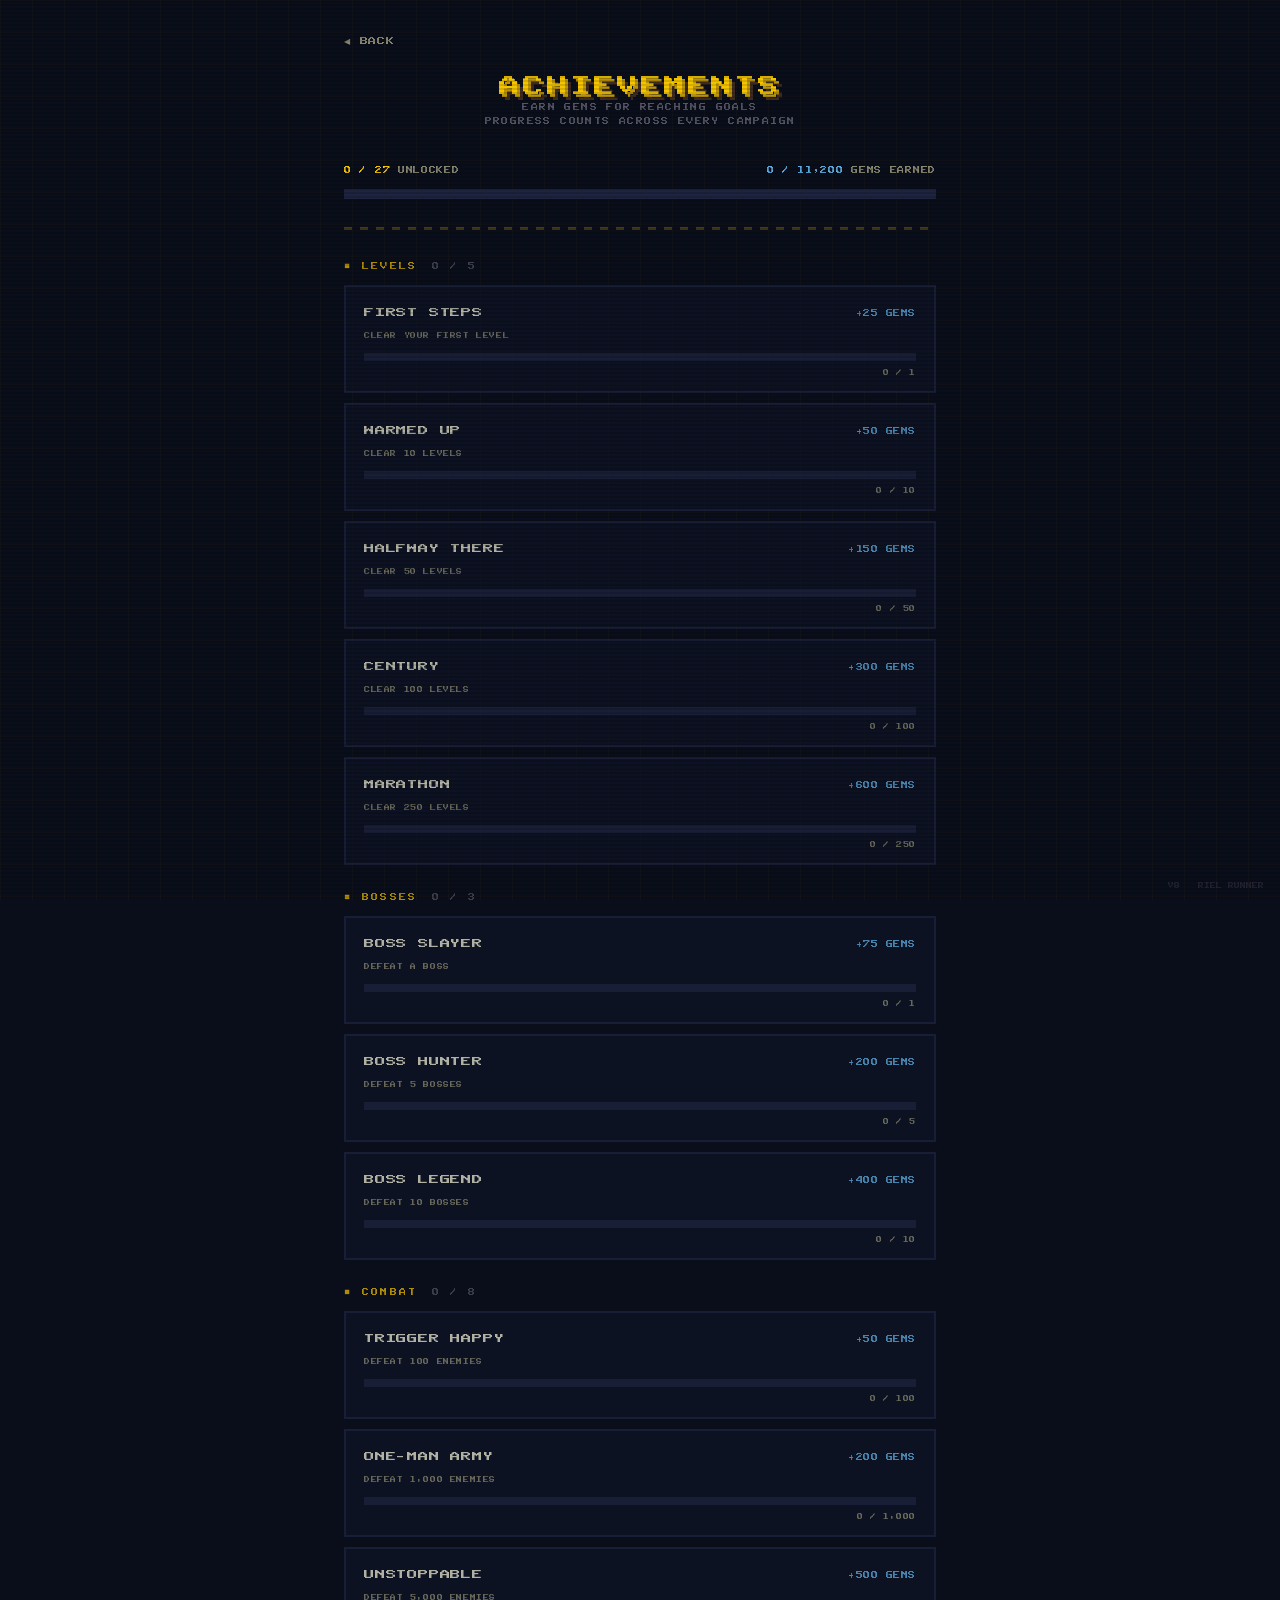
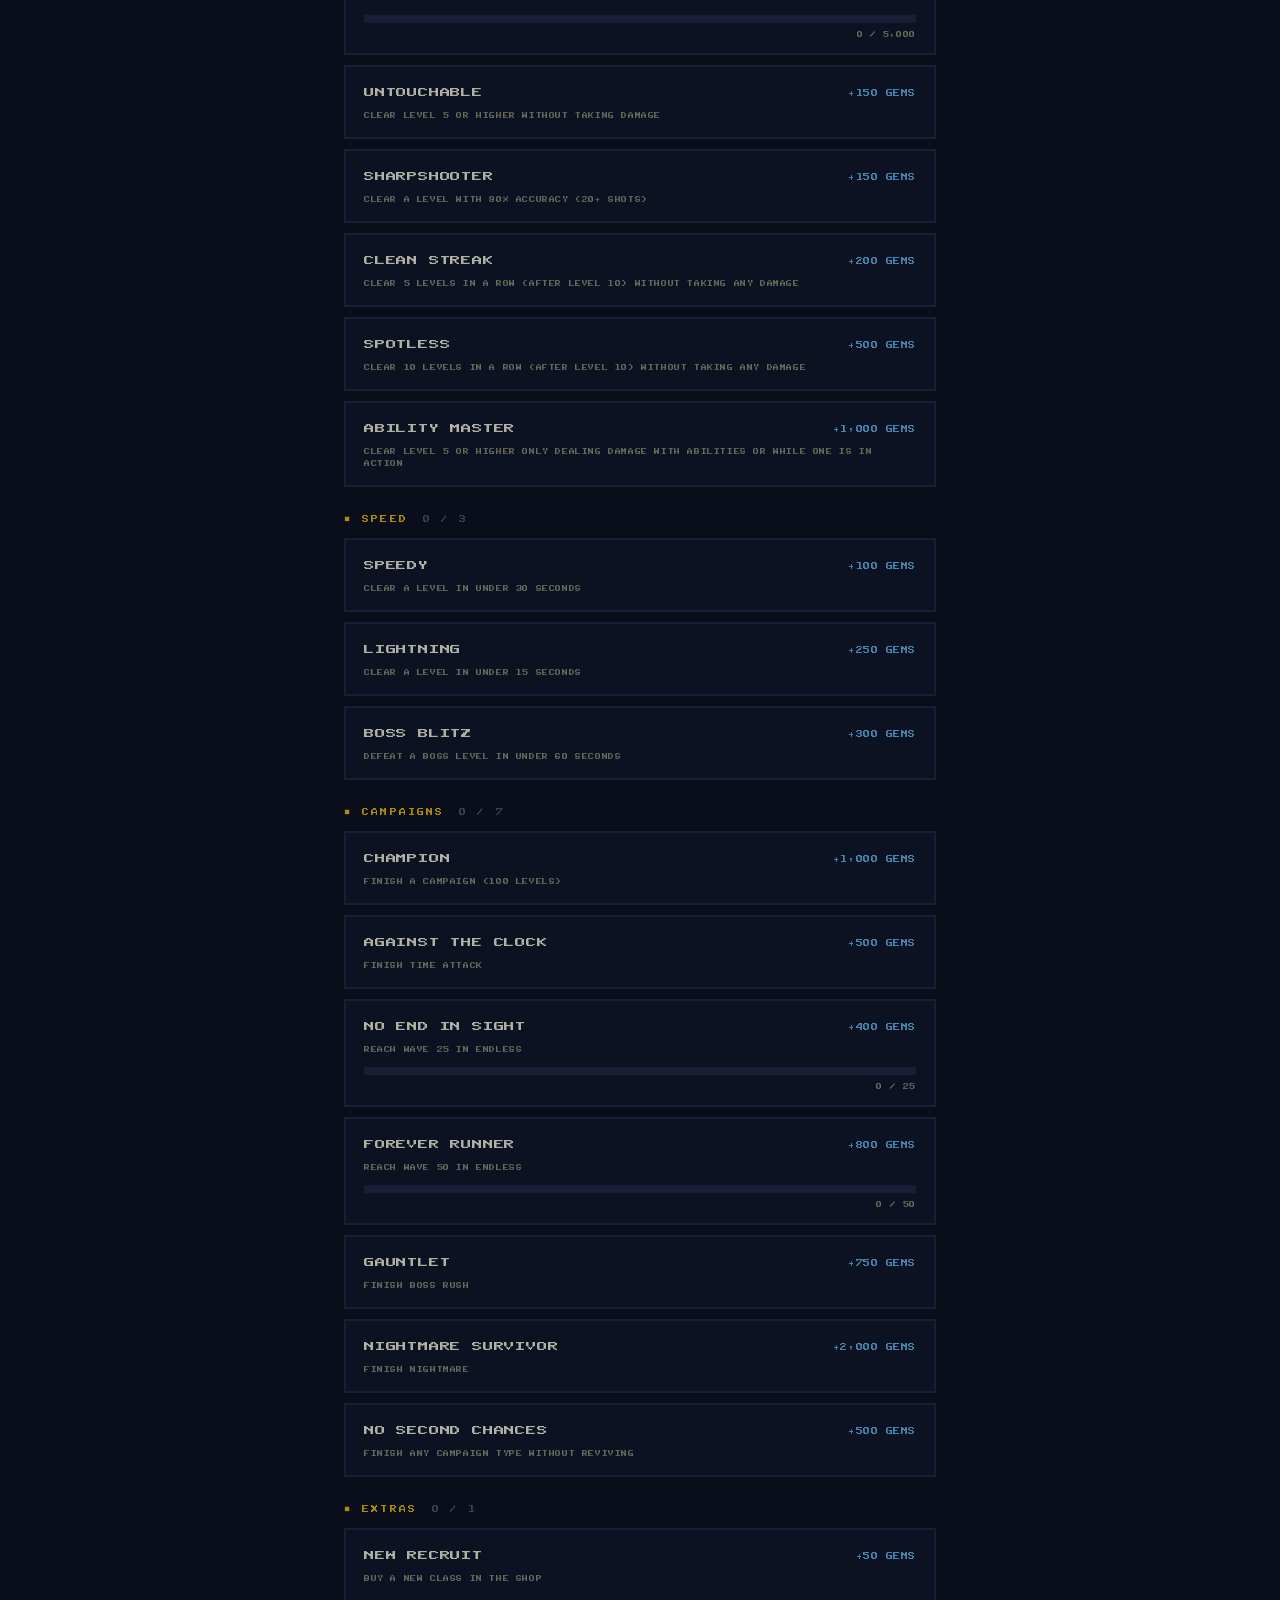
<file: achievements.html>
<!DOCTYPE html>
<html lang="en">
<head>
<meta charset="UTF-8">
<meta name="viewport" content="width=device-width, initial-scale=1.0">
<title>Riel Runner — Achievements</title>
<link rel="icon" type="image/png" sizes="64x64" href="favicon.png">
<link rel="icon" type="image/png" sizes="32x32" href="favicon-32.png">
<link rel="apple-touch-icon" href="apple-touch-icon.png">
<link rel="preload" href="assets/fonts/PublicPixel.ttf" as="font" type="font/ttf" crossorigin>
<link rel="stylesheet" href="css/fonts.css">
<link rel="stylesheet" href="css/credits.css">
<link rel="stylesheet" href="css/achievements.css">
<script src="js/volume.js"></script>
</head>
<body>

<div class="page">
  <a class="back-btn" href="index.html">&#9664; BACK</a>

  <div class="page-title">ACHIEVEMENTS</div>
  <div class="page-sub">EARN GEMS FOR REACHING GOALS<br>PROGRESS COUNTS ACROSS EVERY CAMPAIGN</div>

  <div class="ach-summary">
    <div class="ach-summary-row">
      <span><b id="ach-count">0 / 0</b> UNLOCKED</span>
      <span><b id="ach-gems" class="gem">0 / 0</b> GEMS EARNED</span>
    </div>
    <div class="ach-bar"><div id="ach-total-bar" class="ach-bar-fill"></div></div>
  </div>
  <div class="divider"></div>

  <div id="ach-list"></div>
</div>

<div class="version">V8 &nbsp; RIEL RUNNER</div>

<script src="js/cosmetics.js"></script>
<script src="js/modes.js"></script>
<script src="js/achievements.js"></script>
<script src="js/achievements-page.js"></script>
  <script src="js/music-continue.js"></script>
  <script src="js/click-sounds.js"></script>
</body>
</html>
</file>
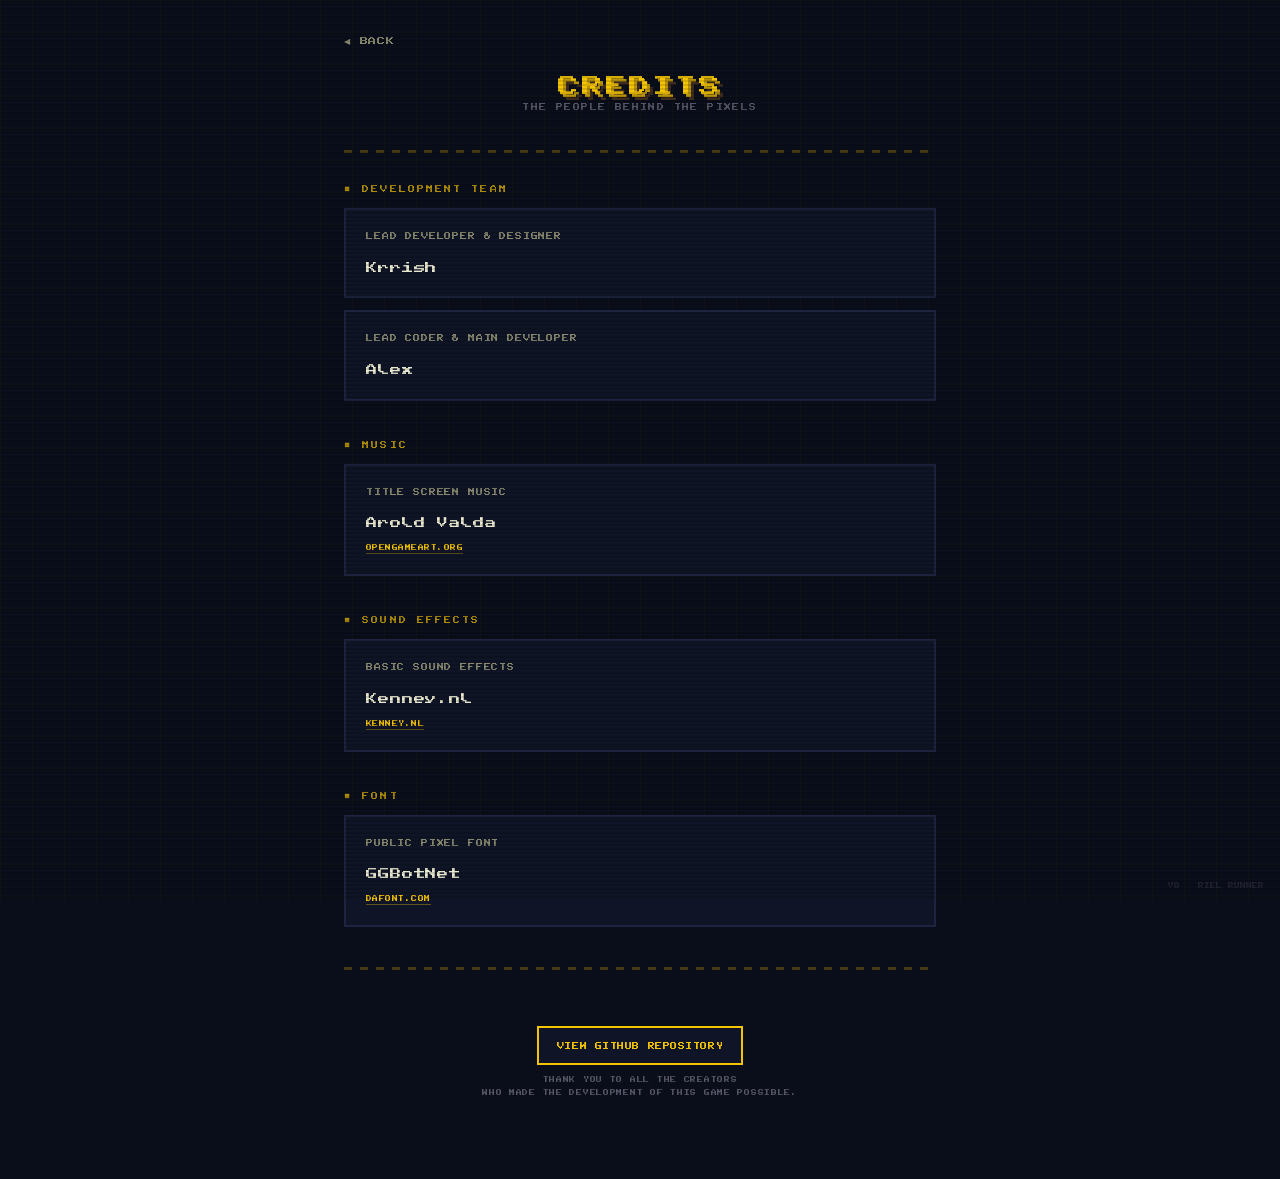
<file: credits.html>
<!DOCTYPE html>
<html lang="en">
<head>
<meta charset="UTF-8">
<meta name="viewport" content="width=device-width, initial-scale=1.0">
<title>Riel Runner — Credits</title>
<link rel="icon" type="image/png" sizes="64x64" href="favicon.png">
<link rel="icon" type="image/png" sizes="32x32" href="favicon-32.png">
<link rel="apple-touch-icon" href="apple-touch-icon.png">
<link rel="preload" href="assets/fonts/PublicPixel.ttf" as="font" type="font/ttf" crossorigin>
<link rel="stylesheet" href="css/fonts.css">
<link rel="stylesheet" href="css/credits.css">
<script src="js/volume.js"></script>

<style>
.repo-btn {
  display: inline-block;
  margin-top: 24px;
  padding: 14px 18px;
  border: 2px solid #f5c400;
  background: #0f1526;
  color: #f5c400;
  font-family: 'Public Pixel', monospace;
  font-size: 7px;
  letter-spacing: 0.08em;
  text-decoration: none;
  text-align: center;
  transition: background 0.15s, color 0.15s;
}
.repo-btn:hover {
  background: #f5c400;
  color: #0a0e1a;
}
</style>
</head>
<body>

<div class="page">
  <a class="back-btn" href="index.html">&#9664; BACK</a>

  <div class="page-title">CREDITS</div>
  <div class="page-sub">THE PEOPLE BEHIND THE PIXELS</div>
  <div class="divider"></div>

  <div class="section">
    <div class="section-label">&#9632; DEVELOPMENT TEAM</div>
    <div class="credit-card">
      <div class="credit-role">LEAD DEVELOPER &amp; DESIGNER</div>
      <div class="credit-name">Krrish</div>
    </div>
    <div class="credit-card">
      <div class="credit-role">LEAD CODER &amp; MAIN DEVELOPER</div>
      <div class="credit-name">Alex</div>
    </div>
  </div>

  <div class="section">
    <div class="section-label">&#9632; MUSIC</div>
    <div class="credit-card">
      <div class="credit-role">TITLE SCREEN MUSIC</div>
      <div class="credit-name">Arold Valda</div>
      <a class="credit-source" href="https://opengameart.org/" target="_blank" rel="noopener noreferrer">OPENGAMEART.ORG</a>
    </div>
  </div>

  <div class="section">
    <div class="section-label">&#9632; SOUND EFFECTS</div>
    <div class="credit-card">
      <div class="credit-role">BASIC SOUND EFFECTS</div>
      <div class="credit-name">Kenney.nl</div>
      <a class="credit-source" href="https://kenney.nl/" target="_blank" rel="noopener noreferrer">KENNEY.NL</a>
    </div>
  </div>

  <div class="section">
    <div class="section-label">&#9632; FONT</div>
    <div class="credit-card">
      <div class="credit-role">PUBLIC PIXEL FONT</div>
      <div class="credit-name">GGBotNet</div>
      <a class="credit-source" href="https://www.dafont.com/public-pixel.font" target="_blank" rel="noopener noreferrer">DAFONT.COM</a>
    </div>
  </div>

  <div class="divider"></div>
  <a class="repo-btn" href="https://github.com/Riel-runner/Riel-runner.github.io" target="_blank" rel="noopener noreferrer">VIEW GITHUB REPOSITORY</a>
  <div class="footer-note">THANK YOU TO ALL THE CREATORS<br>WHO MADE THE DEVELOPMENT OF THIS GAME POSSIBLE.</div>
</div>

<div class="version">V8 &nbsp; RIEL RUNNER</div>

  <script src="js/music-continue.js"></script>
  <script src="js/click-sounds.js"></script>
</body>
</html>
</file>
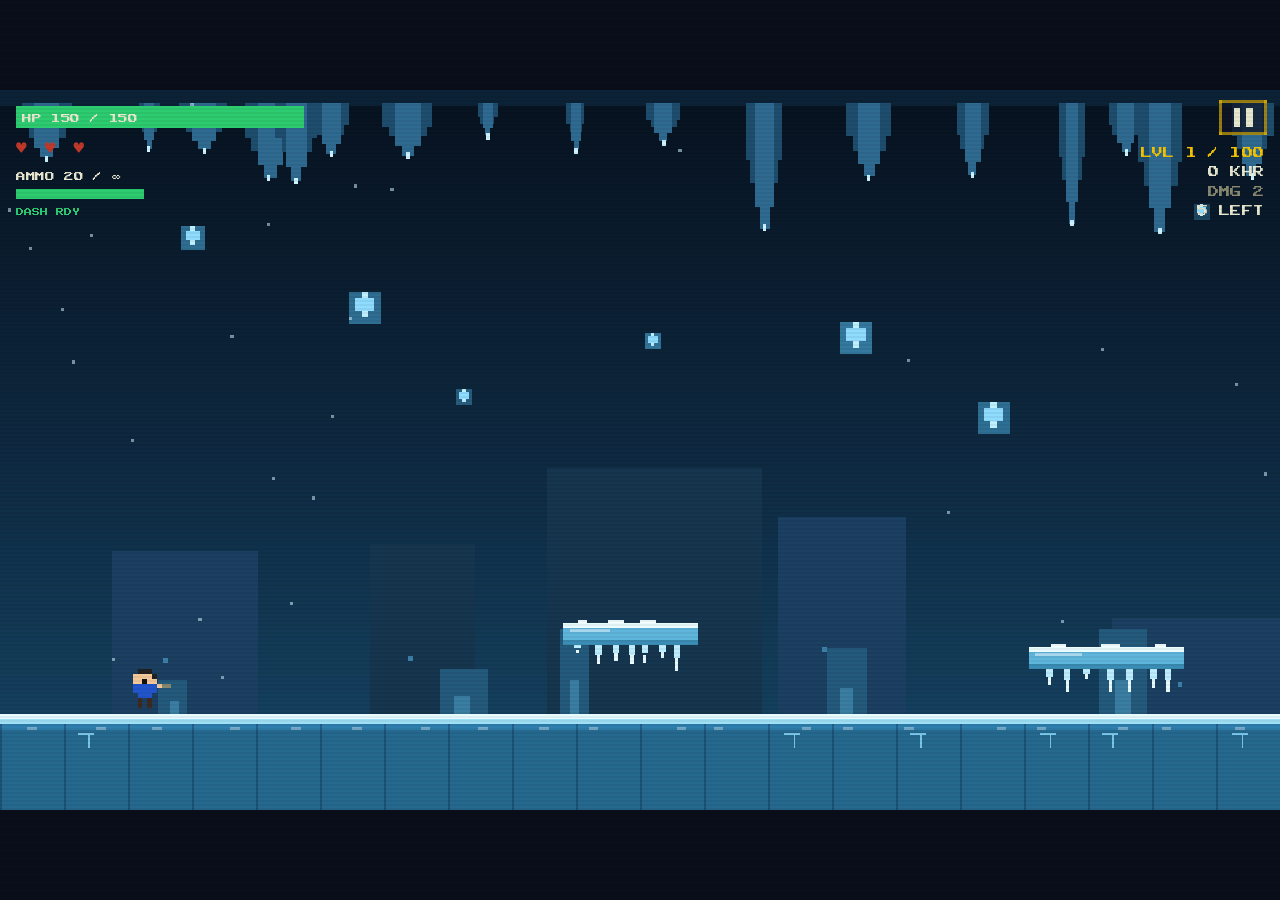
<file: game.html>
<!DOCTYPE html>
<html lang="en">
<head>
<meta charset="UTF-8">
<meta name="viewport" content="width=device-width, initial-scale=1.0">
<title>Riel Runner</title>
<link rel="icon" type="image/png" sizes="64x64" href="favicon.png">
<link rel="icon" type="image/png" sizes="32x32" href="favicon-32.png">
<link rel="apple-touch-icon" href="apple-touch-icon.png">
<link rel="preload" href="assets/fonts/PublicPixel.ttf" as="font" type="font/ttf" crossorigin>
<link rel="stylesheet" href="css/fonts.css">
<link rel="stylesheet" href="css/game.css">
<link rel="stylesheet" href="css/run-summary.css">
<script src="js/volume.js"></script>
</head>
<body>
<canvas id="game-canvas"></canvas>
<div id="crt"></div>

<!-- TOUCH OVERLAY -->
<div id="touch-overlay">
  <!-- Left side -->
  <div class="t-btn" id="btn-jump">▲</div>
  <div class="t-btn" id="btn-left">◄</div>
  <div class="t-btn" id="btn-right">►</div>
  <!-- Right side -->
  <div class="t-btn" id="btn-shoot">SHOOT</div>
  <!-- Top right (pause is drawn on the game canvas) -->
  <div class="t-btn" id="btn-dash">DASH</div>
  <div class="t-btn" id="btn-ability" hidden>E</div>
  <div class="t-btn" id="btn-ability2" hidden>Q</div>
</div>

<!-- DEATH SCREEN (shown when all 3 lives are lost; filled in by game.js) -->
<div id="death-screen" hidden role="dialog" aria-modal="true" aria-labelledby="death-title">
  <div class="death-panel">
    <div class="death-title" id="death-title">YOU DIED</div>
    <div class="death-sub">CAMPAIGN <span id="death-campaign"></span> <span id="death-sub-end">HAS FALLEN</span></div>
    <div class="death-reward" id="death-reward" hidden></div>
    <div class="death-divider"></div>
    <div id="death-summary"></div>
    <div class="death-divider"></div>
    <button class="death-btn death-revive" id="death-revive-btn" type="button" hidden></button>
    <a class="death-btn" id="death-title-btn" href="index.html">&#9664; &nbsp;RETURN TO TITLE SCREEN</a>
  </div>
</div>

<script src="js/upgrades.js"></script>
<script src="js/cosmetics.js"></script>
<script src="js/abilities.js"></script>
<script src="js/pets.js"></script>
<script src="js/perks.js"></script>
<script src="js/modes.js"></script>
<script src="js/achievements.js"></script>
<script src="js/enemy-sprite.js"></script>
<script src="js/themes.js"></script>
<script src="js/hazards.js"></script>
<script src="js/run-summary.js"></script>
<script src="js/game.js"></script>
  <script src="js/click-sounds.js"></script>
</body>
</html>
</file>
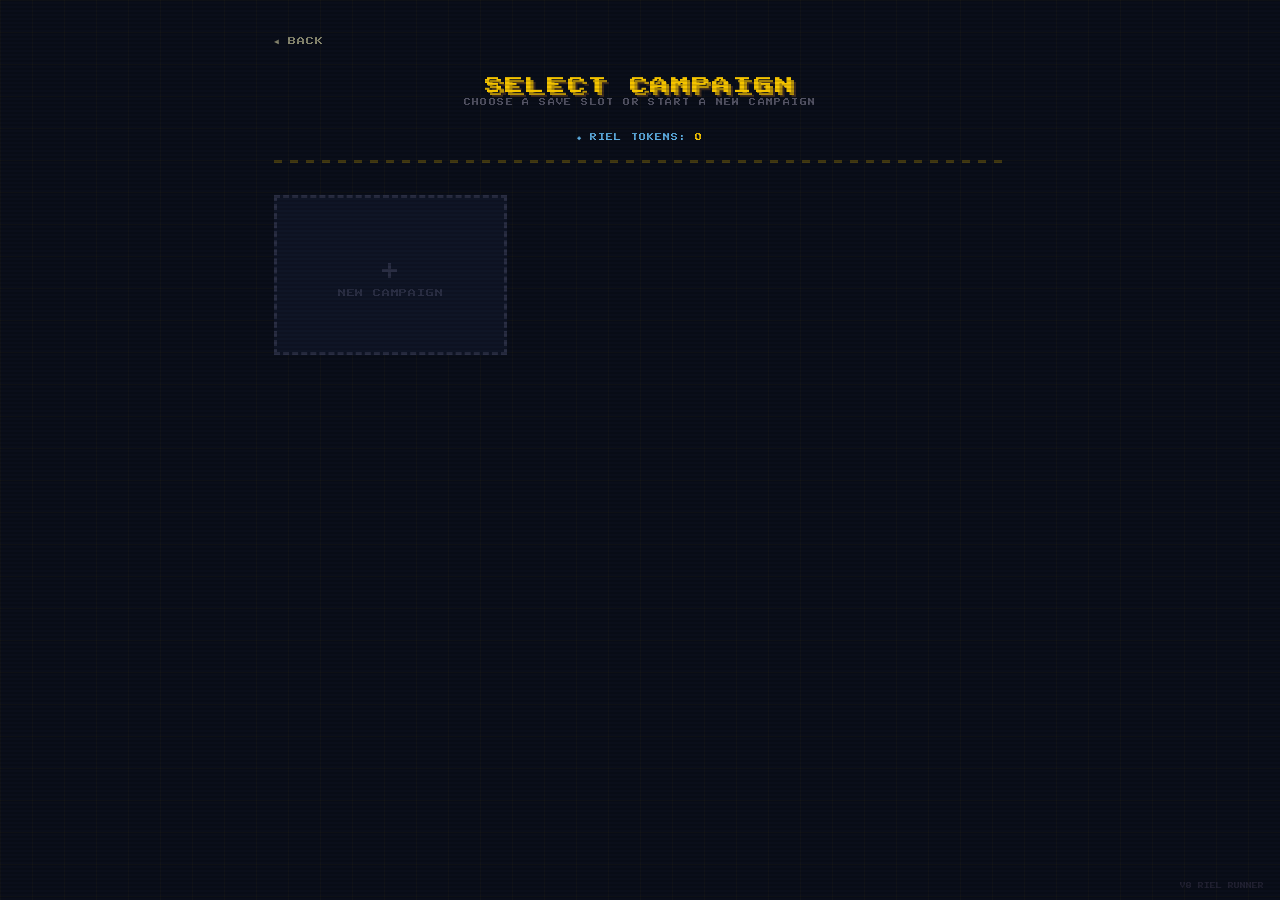
<file: level-select.html>
<!DOCTYPE html>
<html lang="en">
<head>
<meta charset="UTF-8">
<meta name="viewport" content="width=device-width, initial-scale=1.0">
<title>Riel Runner — Select Campaign</title>
<link rel="icon" type="image/png" sizes="64x64" href="favicon.png">
<link rel="icon" type="image/png" sizes="32x32" href="favicon-32.png">
<link rel="apple-touch-icon" href="apple-touch-icon.png">
<link rel="preload" href="assets/fonts/PublicPixel.ttf" as="font" type="font/ttf" crossorigin>
<link rel="stylesheet" href="css/fonts.css">
<link rel="stylesheet" href="css/level-select.css">
<link rel="stylesheet" href="css/run-summary.css">
<script src="js/volume.js"></script>
</head>
<body>

<div class="page">
  <a class="back-btn" href="index.html">&#9664; BACK</a>

  <div class="page-title">SELECT CAMPAIGN</div>
  <div class="page-sub">CHOOSE A SAVE SLOT OR START A NEW CAMPAIGN</div>
  <div class="token-bar" title="Finish a campaign to earn a Riel Token. Tokens unlock new campaign types.">&#9670; RIEL TOKENS: <span id="token-count">0</span></div>
  <div class="divider"></div>

  <div class="slots-grid" id="slots-grid">
    <!-- Filled by JS -->
  </div>
</div>

<!-- New Campaign Modal -->
<div class="modal-backdrop" id="new-modal">
  <div class="modal">
    <div class="modal-title">NEW CAMPAIGN</div>
    <div>
      <div class="modal-label">CAMPAIGN NAME</div>
      <input
        class="modal-input"
        id="campaign-name-input"
        type="text"
        maxlength="16"
        placeholder="ENTER NAME..."
        autocomplete="off"
        spellcheck="false"
      />
      <div class="modal-char-count"><span id="char-count">0</span> / 16</div>
    </div>
    <div>
      <div class="modal-label">CAMPAIGN TYPE</div>
      <div class="mode-list" id="mode-list"></div>
      <div class="mode-desc" id="mode-desc"></div>
    </div>
    <div class="modal-btns">
      <button class="modal-btn modal-btn-cancel" id="new-cancel">CANCEL</button>
      <button class="modal-btn modal-btn-confirm" id="new-confirm">START &#9658;</button>
    </div>
  </div>
</div>

<!-- Delete Confirm Modal -->
<div class="modal-backdrop" id="delete-modal">
  <div class="modal">
    <div class="modal-title" style="color:#c0392b;">DELETE CAMPAIGN?</div>
    <div class="delete-modal-text">
      THIS WILL PERMANENTLY DELETE<br><br>
      <span class="delete-modal-name" id="delete-name-display"></span><br><br>
      ALL PROGRESS WILL BE LOST.
    </div>
    <div class="modal-btns">
      <button class="modal-btn modal-btn-cancel" id="delete-cancel">CANCEL</button>
      <button class="modal-btn modal-btn-delete" id="delete-confirm">DELETE</button>
    </div>
  </div>
</div>

<!-- Fallen Campaign Details Modal (summary filled by js/run-summary.js) -->
<div class="modal-backdrop" id="details-modal">
  <div class="modal modal-details">
    <div class="modal-title details-title">FALLEN CAMPAIGN</div>
    <div class="details-name" id="details-name"></div>
    <div class="details-summary" id="details-summary"></div>
    <div class="modal-btns">
      <button class="modal-btn modal-btn-cancel" id="details-close">CLOSE</button>
      <button class="modal-btn modal-btn-delete" id="details-delete">DELETE</button>
    </div>
  </div>
</div>

<div class="toast" id="toast"></div>
<div class="version">V8 RIEL RUNNER</div>

<script src="js/cosmetics.js"></script>
<script src="js/modes.js"></script>
<script src="js/run-summary.js"></script>
<script src="js/level-select.js"></script>
  <script src="js/music-continue.js"></script>
  <script src="js/click-sounds.js"></script>
</body>
</html>
</file>
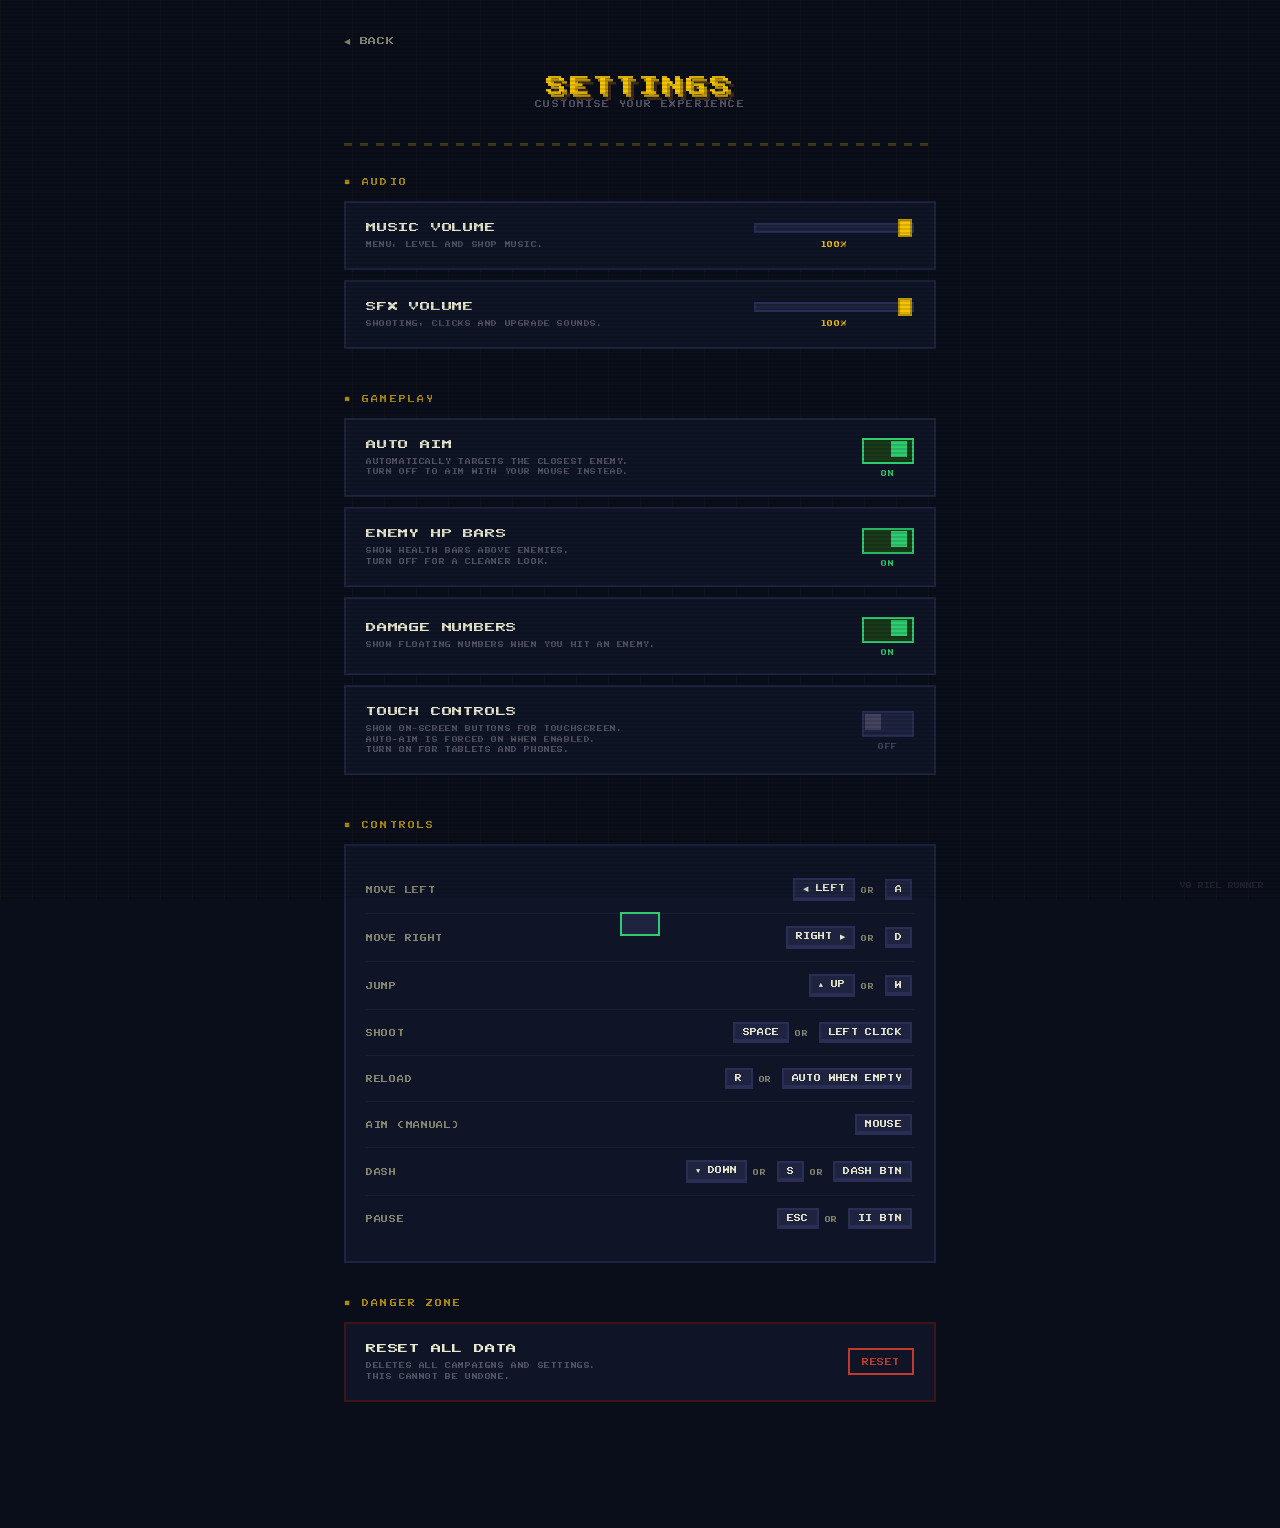
<file: settings.html>
<!DOCTYPE html>
<html lang="en">
<head>
<meta charset="UTF-8">
<meta name="viewport" content="width=device-width, initial-scale=1.0">
<title>Riel Runner — Settings</title>
<link rel="icon" type="image/png" sizes="64x64" href="favicon.png">
<link rel="icon" type="image/png" sizes="32x32" href="favicon-32.png">
<link rel="apple-touch-icon" href="apple-touch-icon.png">
<link rel="preload" href="assets/fonts/PublicPixel.ttf" as="font" type="font/ttf" crossorigin>
<link rel="stylesheet" href="css/fonts.css">
<link rel="stylesheet" href="css/settings.css">
<script src="js/volume.js"></script>
</head>
<body>

<div class="page">
  <a class="back-btn" href="index.html" id="backButton">&#9664; BACK</a>

  <div class="page-title">SETTINGS</div>
  <div class="page-sub">CUSTOMISE YOUR EXPERIENCE</div>
  <div class="divider"></div>

  <!-- AUDIO -->
  <div class="section">
    <div class="section-label">&#9632; AUDIO</div>

    <div class="setting-row volume-row">
      <div class="setting-info">
        <div class="setting-name">MUSIC VOLUME</div>
        <div class="setting-desc">MENU, LEVEL AND SHOP MUSIC.</div>
      </div>
      <div class="volume-wrap">
        <input type="range" class="volume-slider" id="slider-music" min="0" max="100" step="5" aria-label="Music volume" />
        <div class="volume-value" id="music-value">100%</div>
      </div>
    </div>

    <div class="setting-row volume-row">
      <div class="setting-info">
        <div class="setting-name">SFX VOLUME</div>
        <div class="setting-desc">SHOOTING, CLICKS AND UPGRADE SOUNDS.</div>
      </div>
      <div class="volume-wrap">
        <input type="range" class="volume-slider" id="slider-sfx" min="0" max="100" step="5" aria-label="Sound effects volume" />
        <div class="volume-value" id="sfx-value">100%</div>
      </div>
    </div>
  </div>

  <!-- GAMEPLAY -->
  <div class="section">
    <div class="section-label">&#9632; GAMEPLAY</div>

    <!-- Auto Aim -->
    <div class="setting-row">
      <div class="setting-info">
        <div class="setting-name">AUTO AIM</div>
        <div class="setting-desc">
          AUTOMATICALLY TARGETS THE CLOSEST ENEMY.<br>
          TURN OFF TO AIM WITH YOUR MOUSE INSTEAD.
        </div>
      </div>
      <div class="toggle-wrap">
        <label class="toggle">
          <input type="checkbox" id="toggle-autoaim" />
          <div class="toggle-track"></div>
          <div class="toggle-thumb"></div>
        </label>
        <div class="toggle-state" id="autoaim-state">OFF</div>
      </div>
    </div>

    <!-- Show HP Bars -->
    <div class="setting-row">
      <div class="setting-info">
        <div class="setting-name">ENEMY HP BARS</div>
        <div class="setting-desc">
          SHOW HEALTH BARS ABOVE ENEMIES.<br>
          TURN OFF FOR A CLEANER LOOK.
        </div>
      </div>
      <div class="toggle-wrap">
        <label class="toggle">
          <input type="checkbox" id="toggle-hpbars" />
          <div class="toggle-track"></div>
          <div class="toggle-thumb"></div>
        </label>
        <div class="toggle-state" id="hpbars-state">OFF</div>
      </div>
    </div>

    <!-- Show Damage Numbers -->
    <div class="setting-row">
      <div class="setting-info">
        <div class="setting-name">DAMAGE NUMBERS</div>
        <div class="setting-desc">
          SHOW FLOATING NUMBERS WHEN YOU HIT AN ENEMY.
        </div>
      </div>
      <div class="toggle-wrap">
        <label class="toggle">
          <input type="checkbox" id="toggle-damnums" />
          <div class="toggle-track"></div>
          <div class="toggle-thumb"></div>
        </label>
        <div class="toggle-state" id="damnums-state">OFF</div>
      </div>
    </div>

    <!-- Touch Controls -->
    <div class="setting-row">
      <div class="setting-info">
        <div class="setting-name">TOUCH CONTROLS</div>
        <div class="setting-desc">
          SHOW ON-SCREEN BUTTONS FOR TOUCHSCREEN.<br>
          AUTO-AIM IS FORCED ON WHEN ENABLED.<br>
          TURN ON FOR TABLETS AND PHONES.
        </div>
      </div>
      <div class="toggle-wrap">
        <label class="toggle">
          <input type="checkbox" id="toggle-touch" />
          <div class="toggle-track"></div>
          <div class="toggle-thumb"></div>
        </label>
        <div class="toggle-state" id="touch-state">OFF</div>
      </div>
    </div>

  </div>

  <!-- CONTROLS REFERENCE -->
  <div class="section">
    <div class="section-label">&#9632; CONTROLS</div>
    <div class="controls-card">
      <div class="controls-row">
        <div class="controls-action">MOVE LEFT</div>
        <div class="keys-display">
          <span class="key-badge">&#9664; LEFT</span>
          <span class="keys-label">OR</span>
          <span class="key-badge">A</span>
        </div>
      </div>
      <div class="controls-row">
        <div class="controls-action">MOVE RIGHT</div>
        <div class="keys-display">
          <span class="key-badge">RIGHT &#9654;</span>
          <span class="keys-label">OR</span>
          <span class="key-badge">D</span>
        </div>
      </div>
      <div class="controls-row">
        <div class="controls-action">JUMP</div>
        <div class="keys-display">
          <span class="key-badge">&#9650; UP</span>
          <span class="keys-label">OR</span>
          <span class="key-badge">W</span>
        </div>
      </div>
      <div class="controls-row">
        <div class="controls-action">SHOOT</div>
        <div class="keys-display">
          <span class="key-badge">SPACE</span>
          <span class="keys-label">OR</span>
          <span class="key-badge">LEFT CLICK</span>
        </div>
      </div>
      <div class="controls-row">
        <div class="controls-action">RELOAD</div>
        <div class="keys-display">
          <span class="key-badge">R</span>
          <span class="keys-label">OR</span>
          <span class="key-badge">AUTO WHEN EMPTY</span>
        </div>
      </div>
      <div class="controls-row">
        <div class="controls-action">AIM (MANUAL)</div>
        <div class="keys-display">
          <span class="key-badge">MOUSE</span>
        </div>
      </div>
      <div class="controls-row">
        <div class="controls-action">DASH</div>
        <div class="keys-display">
          <span class="key-badge">&#9660; DOWN</span>
          <span class="keys-label">OR</span>
          <span class="key-badge">S</span>
          <span class="keys-label">OR</span>
          <span class="key-badge">DASH BTN</span>
        </div>
      </div>
      <div class="controls-row">
        <div class="controls-action">PAUSE</div>
        <div class="keys-display">
          <span class="key-badge">ESC</span>
          <span class="keys-label">OR</span>
          <span class="key-badge">II BTN</span>
        </div>
      </div>
    </div>
  </div>

  <!-- DANGER ZONE -->
  <div class="section">
    <div class="section-label">&#9632; DANGER ZONE</div>
    <div class="setting-row danger-row">
      <div class="setting-info">
        <div class="setting-name">RESET ALL DATA</div>
        <div class="setting-desc">
          DELETES ALL CAMPAIGNS AND SETTINGS.<br>
          THIS CANNOT BE UNDONE.
        </div>
      </div>
      <button class="btn-danger" id="reset-btn">RESET</button>
    </div>
  </div>

</div>

<div class="toast" id="toast"></div>
<div class="version">V8 RIEL RUNNER</div>

<script src="js/settings.js"></script>
  <script src="js/music-continue.js"></script>
  <script src="js/click-sounds.js"></script>
</body>
</html>
</file>
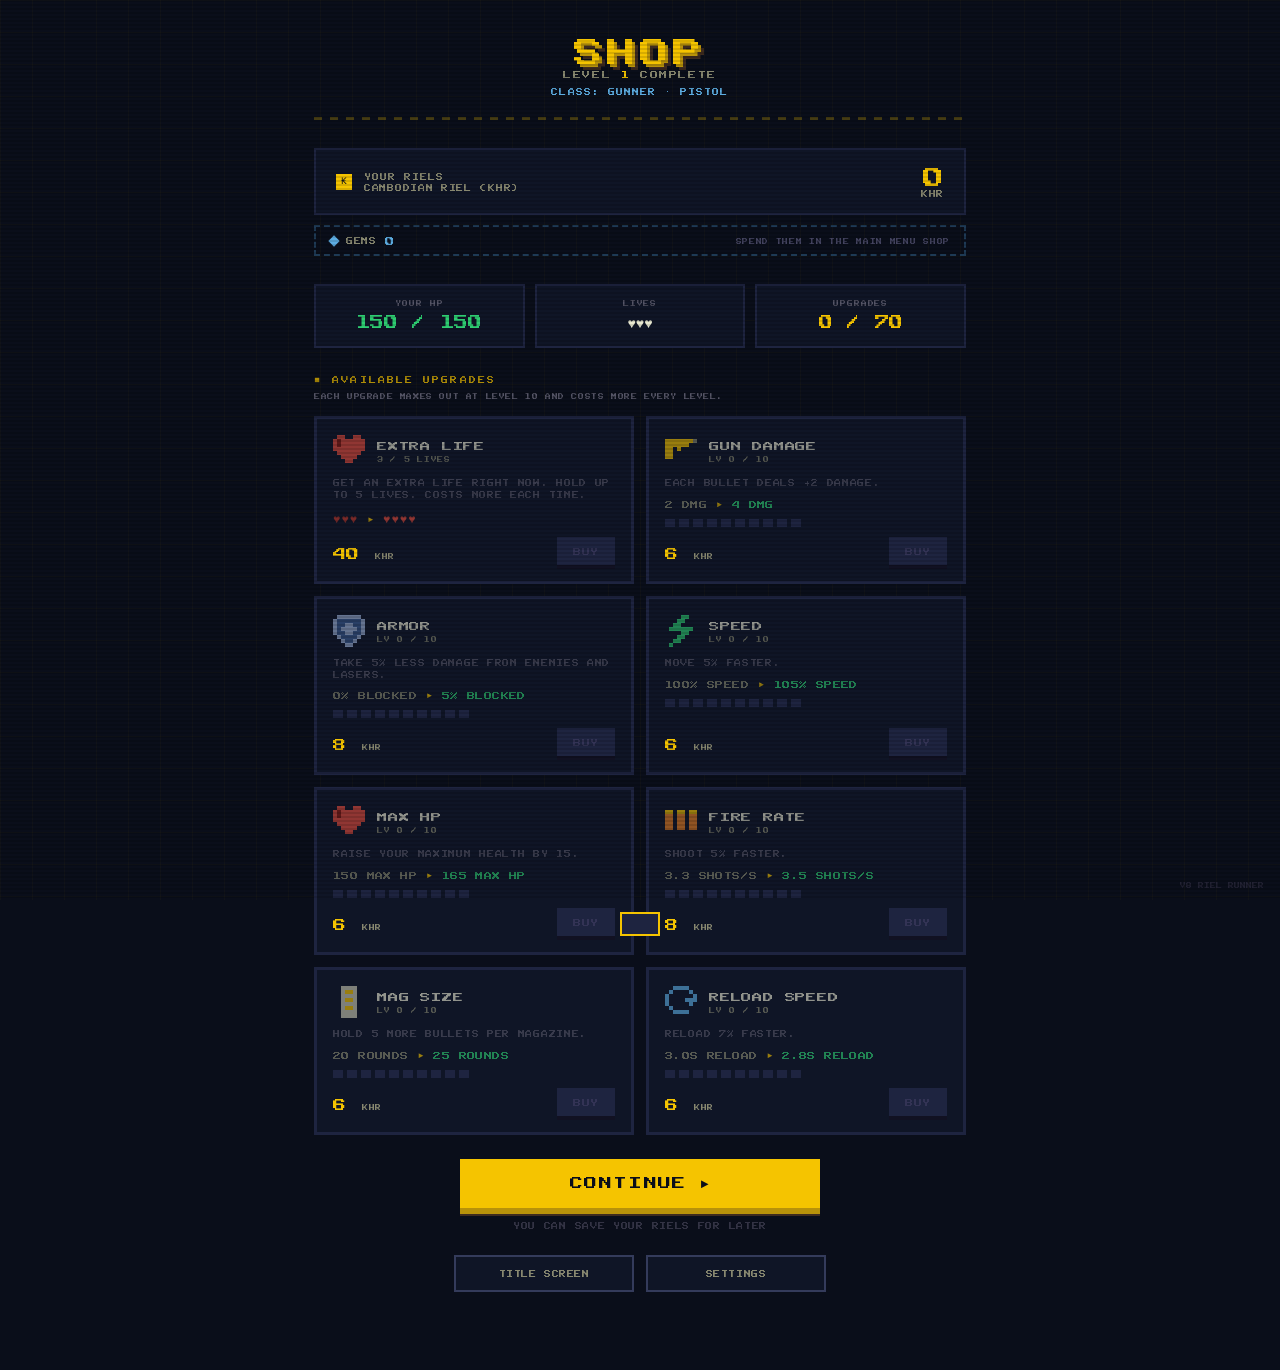
<file: shop.html>
<!DOCTYPE html>
<html lang="en">
<head>
<meta charset="UTF-8">
<meta name="viewport" content="width=device-width, initial-scale=1.0">
<title>Riel Runner — Shop</title>
<link rel="icon" type="image/png" sizes="64x64" href="favicon.png">
<link rel="icon" type="image/png" sizes="32x32" href="favicon-32.png">
<link rel="apple-touch-icon" href="apple-touch-icon.png">
<link rel="preload" href="assets/fonts/PublicPixel.ttf" as="font" type="font/ttf" crossorigin>
<link rel="stylesheet" href="css/fonts.css">
<link rel="stylesheet" href="css/shop.css">
<script src="js/volume.js"></script>
</head>
<body>

<div class="purchase-flash" id="purchase-flash"></div>

<div class="page">

  <div class="page-title">SHOP</div>
  <div class="level-badge">LEVEL <span id="level-display">—</span> COMPLETE</div>
  <div class="class-badge" id="class-badge"></div>
  <div class="divider"></div>

  <!-- Wallet -->
  <div class="wallet-bar">
    <div class="wallet-left">
      <div class="coin-icon"></div>
      <div>
        <div class="wallet-label">YOUR RIELS</div>
        <div class="wallet-unit">CAMBODIAN RIEL (KHR)</div>
      </div>
    </div>
    <div style="text-align:right;">
      <div class="wallet-amount" id="riels-display">0</div>
      <div class="wallet-unit">KHR</div>
    </div>
  </div>

  <!-- Gems: shown for reference only (spent in the main menu SHOP, not here) -->
  <div class="gem-strip">
    <span class="gem-strip-label"><i class="gem-dot"></i>GEMS <b id="gems-display">0</b></span>
    <span class="gem-strip-note">SPEND THEM IN THE MAIN MENU SHOP</span>
  </div>

  <!-- Stats row -->
  <div class="stats-row">
    <div class="stat-card">
      <div class="stat-card-label">YOUR HP</div>
      <div class="stat-card-value green" id="hp-display">150</div>
    </div>
    <div class="stat-card">
      <div class="stat-card-label">LIVES</div>
      <div class="stat-card-value" id="lives-display">&#9829;&#9829;&#9829;</div>
    </div>
    <div class="stat-card">
      <div class="stat-card-label">UPGRADES</div>
      <div class="stat-card-value gold" id="upgrades-display">0</div>
    </div>
  </div>

  <!-- Shop items (built by js/shop.js from js/upgrades.js) -->
  <div class="shop-section-label">&#9632; AVAILABLE UPGRADES</div>
  <div class="shop-section-note">EACH UPGRADE MAXES OUT AT LEVEL 10 AND COSTS MORE EVERY LEVEL.</div>
  <div class="upg-grid" id="upgrade-list"></div>

  <!-- Continue -->
  <div class="continue-section">
    <button class="btn-continue" onclick="continueToGame()">
      CONTINUE &#9658;
    </button>
    <div class="skip-note">YOU CAN SAVE YOUR RIELS FOR LATER</div>
  </div>

  <!-- Shop navigation -->
  <nav class="shop-utility-nav" aria-label="Shop navigation">
    <a class="shop-utility-btn" href="index.html">TITLE SCREEN</a>
    <a class="shop-utility-btn" href="settings.html?returnTo=upgrade-shop">SETTINGS</a>
  </nav>

</div>

<div class="toast" id="toast"></div>
<div class="version">V8 RIEL RUNNER</div>

<script src="js/upgrades.js"></script>
<script src="js/cosmetics.js"></script>
<script src="js/modes.js"></script>
<script src="js/shop.js"></script>
  <script src="js/click-sounds.js"></script>
</body>
</html>
</file>
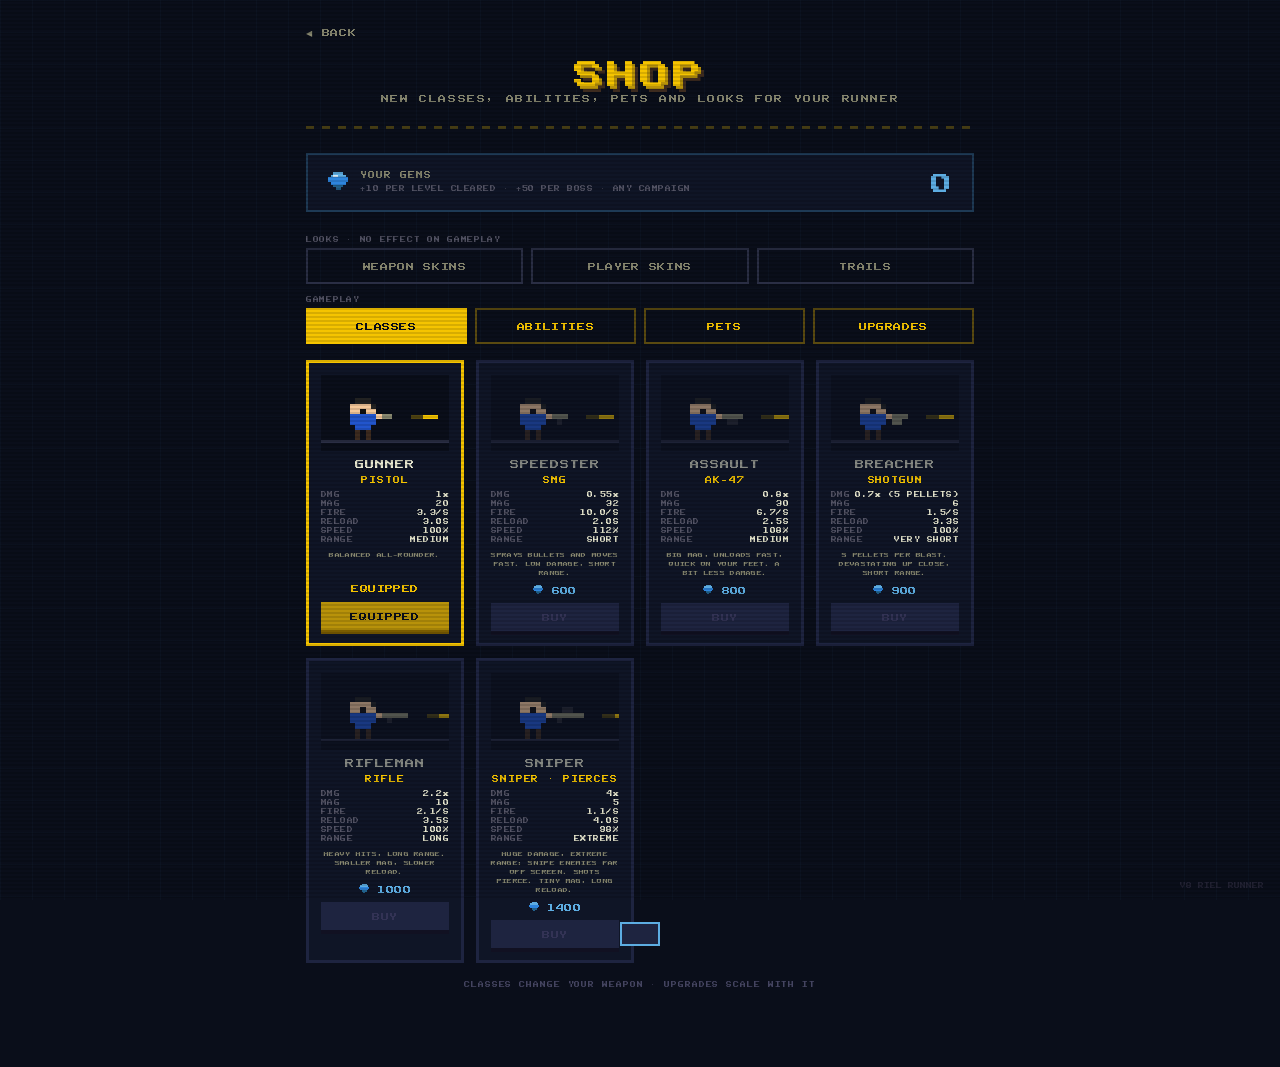
<file: store.html>
<!DOCTYPE html>
<html lang="en">
<head>
<meta charset="UTF-8">
<meta name="viewport" content="width=device-width, initial-scale=1.0">
<title>Riel Runner — Shop</title>
<link rel="icon" type="image/png" sizes="64x64" href="favicon.png">
<link rel="icon" type="image/png" sizes="32x32" href="favicon-32.png">
<link rel="apple-touch-icon" href="apple-touch-icon.png">
<link rel="preload" href="assets/fonts/PublicPixel.ttf" as="font" type="font/ttf" crossorigin>
<link rel="stylesheet" href="css/fonts.css">
<link rel="stylesheet" href="css/store.css">
<script src="js/volume.js"></script>
</head>
<body>

<div class="purchase-flash" id="purchase-flash"></div>

<div class="page">
  <a class="back-btn" href="index.html">&#9664; BACK</a>

  <div class="page-title">SHOP</div>
  <div class="page-sub">NEW CLASSES, ABILITIES, PETS AND LOOKS FOR YOUR RUNNER</div>
  <div class="divider"></div>

  <!-- Gem balance (shared by every campaign) -->
  <div class="gem-bar">
    <div class="gem-left">
      <svg class="gem-icon" viewBox="0 0 8 8" aria-hidden="true" shape-rendering="crispEdges">
        <rect x="2" y="0" width="4" height="1" fill="#5dade2"/><rect x="1" y="1" width="6" height="1" fill="#5dade2"/>
        <rect x="0" y="2" width="8" height="2" fill="#2e86de"/><rect x="1" y="4" width="6" height="1" fill="#2e86de"/>
        <rect x="2" y="5" width="4" height="1" fill="#21618c"/><rect x="3" y="6" width="2" height="1" fill="#21618c"/>
        <rect x="2" y="1" width="2" height="1" fill="#d6eaf8"/>
      </svg>
      <div>
        <div class="gem-label">YOUR GEMS</div>
        <div class="gem-note">+10 PER LEVEL CLEARED &middot; +50 PER BOSS &middot; ANY CAMPAIGN</div>
      </div>
    </div>
    <div class="gem-amount" id="gem-count">0</div>
  </div>

  <!-- Categories -->
  <!-- Categories: looks only on top, things that change gameplay below -->
  <div class="tab-rows" role="tablist">
    <div class="tab-row-label">LOOKS &middot; NO EFFECT ON GAMEPLAY</div>
    <div class="tabs tabs-looks">
      <button class="tab" role="tab" data-cat="weapon">WEAPON SKINS</button>
      <button class="tab" role="tab" data-cat="player">PLAYER SKINS</button>
      <button class="tab" role="tab" data-cat="trail">TRAILS</button>
    </div>
    <div class="tab-row-label">GAMEPLAY</div>
    <div class="tabs tabs-play">
      <button class="tab" role="tab" data-cat="class">CLASSES</button>
      <button class="tab tab-ability" role="tab" data-cat="ability">ABILITIES</button>
      <button class="tab tab-ability" role="tab" data-cat="pet">PETS</button>
      <button class="tab tab-ability" role="tab" data-cat="perk">UPGRADES</button>
    </div>
  </div>

  <!-- Abilities: spin the wheel, then equip / upgrade below (js/abilities.js) -->
  <div class="ability-panel" id="ability-panel" hidden>
    <div class="wheel-wrap">
      <div class="wheel-pointer"></div>
      <div class="wheel" id="wheel"><div class="wheel-hub"></div></div>
    </div>
    <div class="wheel-odds" id="wheel-odds"></div>
    <button class="store-btn is-buy roll-btn" id="roll-btn" type="button"></button>
    <div class="roll-result" id="roll-result" hidden></div>
    <div class="slot-bar" id="slot-bar"></div>
    <div class="ability-help">PRESS <b>E</b> IN GAME TO USE YOUR EQUIPPED ABILITY (<b>Q</b> FOR THE SECOND SLOT) &middot; ROLL REPEATS TO UPGRADE:
      <b>3</b> COPIES FOR LV 2, THEN <b>10</b> MORE TO <b>AWAKEN</b> IT WITH A NEW TRAIT</div>
    <div class="ability-list" id="ability-list"></div>
  </div>

  <!-- Pets: spin the pet wheel, then equip / fuse below (js/pets.js) -->
  <div class="ability-panel" id="pet-panel" hidden>
    <div class="wheel-wrap">
      <div class="wheel-pointer"></div>
      <div class="wheel" id="pet-wheel"><div class="wheel-hub"></div></div>
    </div>
    <div class="wheel-odds" id="pet-wheel-odds"></div>
    <button class="store-btn is-buy roll-btn" id="pet-roll-btn" type="button"></button>
    <div class="roll-result" id="pet-roll-result" hidden></div>
    <div class="slot-bar owned" id="pet-bar"></div>
    <div class="ability-help">YOUR PET FOLLOWS YOU IN GAME AND GIVES PASSIVE BUFFS &middot; ROLL REPEATS TO <b>FUSE</b> THEM:
      <b>3</b> COPIES FOR LV 2, THEN <b>10</b> MORE TO <b>AWAKEN</b> IT WITH A SPECIAL EFFECT</div>
    <div class="ability-list" id="pet-list"></div>
  </div>

  <!-- Gem upgrades: 5 tiers each, count in every campaign (js/perks.js) -->
  <div class="ability-panel" id="perk-panel" hidden>
    <div class="ability-help">GEM UPGRADES COUNT IN <b>EVERY CAMPAIGN</b> &middot; <b>5</b> TIERS EACH</div>
    <div class="ability-list" id="perk-list"></div>
  </div>

  <div class="store-grid" id="store-grid"></div>
  <div class="store-foot" id="store-foot">LOOKS ONLY &middot; NO EFFECT ON GAMEPLAY</div>
</div>

<div class="toast" id="toast"></div>
<div class="version">V8 RIEL RUNNER</div>

<script src="js/cosmetics.js"></script>
<script src="js/abilities.js"></script>
<script src="js/pets.js"></script>
<script src="js/perks.js"></script>
<script src="js/store.js"></script>
<script src="js/store-abilities.js"></script>
<script src="js/store-pets.js"></script>
<script src="js/store-perks.js"></script>
  <script src="js/click-sounds.js"></script>
</body>
</html>
</file>
<file: css/fonts.css>
/* Game font: Public Pixel by GGBotNet (CC0 / public domain), served locally. */
@font-face {
  font-family: 'Public Pixel';
  src: url('../assets/fonts/PublicPixel.ttf') format('truetype');
  font-display: swap;
}
</file>
<file: css/credits.css>
* { margin: 0; padding: 0; box-sizing: border-box; }

body {
  background-color: #0a0e1a;
  font-family: 'Public Pixel', monospace;
  color: #e8e8d0;
  min-height: 100vh;
  display: flex;
  flex-direction: column;
  align-items: center;
  position: relative;
  overflow-x: hidden;
}

body::before {
  content: '';
  position: fixed;
  inset: 0;
  background-image:
    linear-gradient(rgba(245,196,0,0.03) 1px, transparent 1px),
    linear-gradient(90deg, rgba(245,196,0,0.03) 1px, transparent 1px);
  background-size: 32px 32px;
  pointer-events: none;
  z-index: 0;
}

body::after {
  content: '';
  position: fixed;
  inset: 0;
  background: repeating-linear-gradient(
    0deg, transparent, transparent 2px,
    rgba(0,0,0,0.12) 2px, rgba(0,0,0,0.12) 4px
  );
  pointer-events: none;
  z-index: 100;
}

.page {
  position: relative;
  z-index: 5;
  width: 100%;
  max-width: 640px;
  padding: 36px 24px 80px;
  display: flex;
  flex-direction: column;
  align-items: center;
}

.back-btn {
  align-self: flex-start;
  font-family: 'Public Pixel', monospace;
  font-size: 8px;
  color: #888870;
  text-decoration: none;
  letter-spacing: 0.1em;
  margin-bottom: 28px;
  transition: color 0.1s;
}
.back-btn:hover { color: #f5c400; }

.page-title {
  font-size: clamp(14px, 3.5vw, 20px);
  color: #f5c400;
  letter-spacing: 0.15em;
  text-shadow: 3px 3px #b8920a, 6px 6px #3d2b1f;
  margin-bottom: 6px;
  text-align: center;
}

.page-sub {
  font-size: 7px;
  color: #555566;
  letter-spacing: 0.2em;
  margin-bottom: 36px;
  text-align: center;
  line-height: 2;
}

.divider {
  width: 100%;
  height: 3px;
  background: repeating-linear-gradient(
    90deg, #f5c400 0px, #f5c400 8px,
    transparent 8px, transparent 16px
  );
  opacity: 0.25;
  margin-bottom: 32px;
}

.section {
  width: 100%;
  margin-bottom: 28px;
}

.section-label {
  font-size: 7px;
  color: #f5c400;
  letter-spacing: 0.3em;
  margin-bottom: 16px;
  opacity: 0.7;
}

.credit-card {
  width: 100%;
  background: #0f1526;
  border: 2px solid #1e2440;
  padding: 20px;
  margin-bottom: 12px;
  transition: border-color 0.15s;
}
.credit-card:hover { border-color: #2a2e55; }

.credit-role {
  font-size: 7px;
  color: #888870;
  letter-spacing: 0.12em;
  margin-bottom: 14px;
  line-height: 1.8;
}

.credit-name {
  font-size: clamp(9px, 2.2vw, 11px);
  color: #e8e8d0;
  letter-spacing: 0.08em;
  line-height: 1.8;
}

.credit-source {
  display: inline-block;
  margin-top: 12px;
  font-size: 6px;
  color: #f5c400;
  letter-spacing: 0.08em;
  text-decoration: none;
  border-bottom: 1px solid rgba(245,196,0,0.35);
  padding-bottom: 3px;
}
.credit-source:hover { color: #ffe033; }

.footer-note {
  width: 100%;
  text-align: center;
  color: #555566;
  font-size: 6px;
  letter-spacing: 0.12em;
  line-height: 2.2;
  margin-top: 8px;
}

.version {
  position: fixed;
  bottom: 12px;
  right: 16px;
  font-size: 6px;
  color: #222233;
  z-index: 5;
}

@media (max-width: 420px) {
  .page { padding: 28px 18px 70px; }
  .credit-card { padding: 16px; }
}
</file>
<file: css/achievements.css>
/* achievements.html (page layout, title, sections come from credits.css) */

#ach-list { width: 100%; }

.ach-summary {
  width: 100%;
  margin-bottom: 28px;
  font-size: 7px;
  color: #888870;
  letter-spacing: 0.1em;
}
.ach-summary-row {
  display: flex;
  justify-content: space-between;
  flex-wrap: wrap;
  gap: 10px;
  margin-bottom: 12px;
  line-height: 1.8;
}
.ach-summary b { color: #f5c400; font-weight: normal; }
.ach-summary b.gem { color: #5dade2; }

.ach-bar {
  width: 100%;
  height: 8px;
  background: #1e2440;
  margin-top: 12px;
}
.ach-summary .ach-bar { margin-top: 0; height: 10px; }
.ach-bar-fill {
  height: 100%;
  background: #f5c400;
  box-shadow: inset 0 -3px #b8920a;
}

.ach-cat-count { color: #555566; margin-left: 6px; }

.ach-card {
  width: 100%;
  background: #0f1526;
  border: 2px solid #1e2440;
  padding: 16px 18px;
  margin-bottom: 10px;
  opacity: 0.75;
}
.ach-card.unlocked {
  opacity: 1;
  border-color: #b8920a;
}
.ach-card.new {
  border-color: #f5c400;
  box-shadow: 0 0 0 2px rgba(245,196,0,0.25);
}

.ach-top {
  display: flex;
  justify-content: space-between;
  align-items: baseline;
  gap: 12px;
  margin-bottom: 10px;
}
.ach-name {
  font-size: clamp(8px, 2vw, 10px);
  color: #e8e8d0;
  letter-spacing: 0.08em;
  line-height: 1.6;
}
.ach-card.unlocked .ach-name { color: #f5c400; }
.ach-reward {
  flex-shrink: 0;
  font-size: 7px;
  color: #5dade2;
  letter-spacing: 0.08em;
}
.ach-desc {
  font-size: 6px;
  color: #888870;
  letter-spacing: 0.1em;
  line-height: 2;
}
.ach-progress {
  margin-top: 8px;
  font-size: 6px;
  color: #888870;
  text-align: right;
  letter-spacing: 0.1em;
}
.ach-state {
  margin-top: 10px;
  font-size: 6px;
  color: #2ecc71;
  letter-spacing: 0.1em;
}
.ach-card.new .ach-state { color: #f5c400; }

@media (max-width: 420px) {
  .ach-card { padding: 14px; }
  .ach-top { flex-direction: column; gap: 6px; }
}
</file>
<file: css/game.css>
* { margin: 0; padding: 0; box-sizing: border-box; }

body {
  background: #0a0e1a;
  font-family: 'Public Pixel', monospace;
  display: flex;
  align-items: center;
  justify-content: center;
  height: 100vh;
  overflow: hidden;
}

#game-canvas {
  display: block;
  /* The canvas has at least as many pixels as the screen shows (see resizeCanvas),
     so the browser only scales it down a little: smooth scaling keeps text crisp. */
  image-rendering: auto;
  cursor: crosshair;
}

/* CRT overlay */
#crt {
  position: fixed;
  inset: 0;
  background: repeating-linear-gradient(
    0deg, transparent, transparent 2px,
    rgba(0,0,0,0.05) 2px, rgba(0,0,0,0.05) 4px   /* faint, so it doesn't cut through small HUD text */
  );
  pointer-events: none;
  z-index: 10;
}

/* ═══ TOUCH CONTROLS ═══ */
#touch-overlay {
  display: none;
  position: fixed;
  inset: 0;
  z-index: 20;
  pointer-events: none;
  user-select: none;
  -webkit-user-select: none;
}

#touch-overlay.active { display: block; }

.t-btn {
  position: absolute;
  pointer-events: all;
  touch-action: none;
  -webkit-tap-highlight-color: transparent;
  display: flex;
  align-items: center;
  justify-content: center;
  font-family: 'Public Pixel', monospace;
  color: rgba(232,232,208,0.85);
  background: rgba(15,21,38,0.55);
  border: 2px solid rgba(245,196,0,0.35);
  user-select: none;
  -webkit-user-select: none;
  transition: background 0.08s, border-color 0.08s;
}

.t-btn.pressed {
  background: rgba(245,196,0,0.25);
  border-color: rgba(245,196,0,0.8);
}

/* Left side — movement */
#btn-left  { left: 14px;  bottom: 130px; width: 72px; height: 72px; font-size: 18px; }
#btn-right { left: 100px; bottom: 130px; width: 72px; height: 72px; font-size: 18px; }
#btn-jump  { left: 14px;  bottom: 214px; width: 72px; height: 72px; font-size: 18px; }

/* Right side — shoot (big circle) */
#btn-shoot {
  right: 24px;
  bottom: 100px;
  width: 110px;
  height: 110px;
  border-radius: 50%;
  border: 3px solid rgba(192,57,43,0.6);
  background: rgba(192,57,43,0.22);
  font-size: 11px;
  letter-spacing: 0.05em;
}
#btn-shoot.pressed {
  background: rgba(192,57,43,0.55);
  border-color: rgba(231,76,60,0.95);
}

/* Right side, above SHOOT — dash. (It used to sit top-right, over the level / riels
   text drawn on the canvas; the pause button is drawn on the canvas too.) */
#btn-dash {
  right: 34px;
  bottom: 222px;
  width: 90px;
  height: 40px;
  font-size: 7px;
  letter-spacing: 0.05em;
  border-color: rgba(34,85,204,0.5);
  background: rgba(34,85,204,0.2);
}
#btn-dash.pressed {
  background: rgba(34,85,204,0.5);
  border-color: rgba(34,85,204,0.9);
}
#btn-dash.cooldown {
  opacity: 0.4;
  border-color: rgba(100,100,120,0.4);
}

/* ═══ DEATH SCREEN (all lives lost) ═══ */
#death-screen {
  position: fixed;
  inset: 0;
  z-index: 30;                 /* above CRT (10) and touch controls (20) */
  display: flex;
  align-items: center;
  justify-content: center;
  padding: 16px;
  overflow-y: auto;
  background: rgba(10, 14, 26, 0.88);
  opacity: 0;
  transition: opacity 0.6s;
}
#death-screen[hidden] { display: none; }
#death-screen.show { opacity: 1; }

.death-panel {
  width: 100%;
  max-width: 460px;
  margin: auto;
  padding: 28px 26px;
  display: flex;
  flex-direction: column;
  gap: 18px;
  background: #0f1526;
  border: 3px solid #c0392b;
  box-shadow: 6px 6px #8e1a10, 10px 10px #3d1410;
}

.death-title {
  font-size: clamp(20px, 6vw, 30px);
  color: #c0392b;
  text-align: center;
  letter-spacing: 0.12em;
  text-shadow: 3px 3px #3d1410;
}

.death-sub {
  font-size: 7px;
  color: #888870;
  text-align: center;
  letter-spacing: 0.12em;
  line-height: 1.8;
}
#death-campaign { color: #f5c400; }

.death-divider {
  height: 2px;
  background: rgba(192, 57, 43, 0.3);
}

#death-summary {
  display: flex;
  flex-direction: column;
  gap: 20px;
}

.death-btn {
  display: block;
  padding: 14px 0;
  text-align: center;
  font-family: 'Public Pixel', monospace;
  font-size: 9px;
  letter-spacing: 0.1em;
  text-decoration: none;
  color: #0a0e1a;
  background: #f5c400;
  box-shadow: 0 5px #b8920a;
  transition: transform 0.08s;
}
.death-btn:hover,
.death-btn:focus-visible { background: #ffe033; outline: none; }
.death-btn:active { transform: translateY(3px); box-shadow: 0 2px #b8920a; }

/* Campaign complete: the same end screen in gold, with the rewards */
#death-screen.victory .death-panel { border-color: #f5c400; box-shadow: 6px 6px #b8920a, 10px 10px #3d2b1f; }
#death-screen.victory .death-title { color: #f5c400; text-shadow: 3px 3px #3d2b1f; }
#death-screen.victory .death-divider { background: rgba(245, 196, 0, 0.3); }
.death-reward {
  display: flex;
  flex-direction: column;
  gap: 8px;
  padding: 12px;
  border: 2px dashed #5dade2;
  font-size: 8px;
  line-height: 1.6;
  letter-spacing: 0.08em;
  color: #5dade2;
  text-align: center;
}
.death-reward[hidden] { display: none; }

/* Revive for gems (death screen) */
.death-revive {
  font-family: 'Public Pixel', monospace;
  display: flex;
  flex-direction: column;
  align-items: center;
  gap: 6px;
  border: none;
  cursor: pointer;
  color: #fff;
  background: #c0392b;
  box-shadow: 0 5px #8e1a10;
}
.death-revive small { font-size: 6px; letter-spacing: 0.1em; opacity: 0.85; }
.death-revive:hover:not(:disabled) { background: #e74c3c; }
.death-revive:active:not(:disabled) { transform: translateY(3px); box-shadow: 0 2px #8e1a10; }
.death-revive:disabled { background: #1e2440; color: #555566; box-shadow: 0 5px #111122; cursor: not-allowed; }
.death-revive[hidden] { display: none; }

/* Ability button (only shown when an ability is equipped): left of the shoot button */
#btn-ability {
  right: 150px;
  bottom: 120px;
  width: 64px;
  height: 64px;
  border-radius: 50%;
  font-size: 12px;
  border-width: 3px;
}
#btn-ability[hidden] { display: none; }
#btn-ability.cooldown { opacity: 0.4; font-size: 9px; }
/* Second ability slot (Q): above the E button */
#btn-ability2 {
  right: 160px;
  bottom: 196px;
  width: 54px;
  height: 54px;
  border-radius: 50%;
  font-size: 11px;
  border-width: 3px;
}
#btn-ability2[hidden] { display: none; }
#btn-ability2.cooldown { opacity: 0.4; font-size: 8px; }

/* Short screens (phones held sideways): smaller buttons kept low, so none of them
   cover the HUD text drawn at the top of the game (HP, ammo, abilities, level). */
@media (max-height: 450px) {
  #btn-left     { left: 12px;  bottom: 16px; width: 60px; height: 60px; font-size: 15px; }
  #btn-right    { left: 82px;  bottom: 16px; width: 60px; height: 60px; font-size: 15px; }
  #btn-jump     { left: 12px;  bottom: 86px; width: 60px; height: 60px; font-size: 15px; }
  #btn-shoot    { right: 16px; bottom: 16px; width: 88px; height: 88px; font-size: 9px; }
  #btn-dash     { right: 16px; bottom: 114px; width: 88px; height: 34px; }
  #btn-ability  { right: 114px; bottom: 22px; width: 52px; height: 52px; font-size: 11px; }
  #btn-ability2 { right: 118px; bottom: 84px; width: 44px; height: 44px; font-size: 10px; }
}
</file>
<file: css/run-summary.css>
/* Campaign summary: 10-zone progress bar + stats grid (built by js/run-summary.js).
   Used on the death screen and the fallen-campaign details popup. */

.rs-progress {
  display: flex;
  flex-direction: column;
  gap: 8px;
}

.rs-progress-head,
.rs-progress-foot {
  display: flex;
  justify-content: space-between;
  align-items: baseline;
  font-size: 7px;
  letter-spacing: 0.1em;
  color: #888870;
}

.rs-level {
  font-size: 16px;
  color: #f5c400;
}
.rs-level small { font-size: 8px; color: #888870; }

/* Track: one segment per zone; a boss ends each zone. */
.rs-track {
  display: grid;
  grid-template-columns: repeat(10, 1fr);
  gap: 3px;
}

.rs-zone {
  position: relative;
  height: 12px;
  background: #1e2440;
  border: 1px solid #2a2e44;
}

.rs-zone-fill {
  height: 100%;
  background: #f5c400;
}

.rs-zone.rs-cleared { border-color: #b8920a; }
.rs-zone.rs-death   { border-color: #c0392b; }

/* Red tick on the exact level where the campaign ended. */
.rs-marker {
  position: absolute;
  top: -4px;
  bottom: -4px;
  width: 3px;
  margin-left: -1px;
  background: #c0392b;
  box-shadow: 0 0 6px rgba(192, 57, 43, 0.8);
}

.rs-stats {
  display: grid;
  grid-template-columns: 1fr 1fr;
  gap: 12px 20px;
}

.rs-stat-label {
  font-size: 6px;
  letter-spacing: 0.12em;
  color: #555566;
  margin-bottom: 5px;
}

.rs-stat-value {
  font-size: 9px;
  letter-spacing: 0.05em;
  color: #e8e8d0;
}

@media (max-width: 380px) {
  .rs-stats { gap: 10px 12px; }
  .rs-stat-value { font-size: 8px; }
}
.rs-type { letter-spacing: 0.12em; }
</file>
<file: css/level-select.css>
* { margin: 0; padding: 0; box-sizing: border-box; }

body {
  background-color: #0a0e1a;
  font-family: 'Public Pixel', monospace;
  color: #e8e8d0;
  min-height: 100vh;
  overflow-x: hidden;
  display: flex;
  flex-direction: column;
  align-items: center;
  position: relative;
}

/* Pixel grid bg */
body::before {
  content: '';
  position: fixed;
  inset: 0;
  background-image:
    linear-gradient(rgba(245,196,0,0.03) 1px, transparent 1px),
    linear-gradient(90deg, rgba(245,196,0,0.03) 1px, transparent 1px);
  background-size: 32px 32px;
  pointer-events: none;
  z-index: 0;
}

/* CRT scanlines */
body::after {
  content: '';
  position: fixed;
  inset: 0;
  background: repeating-linear-gradient(
    0deg, transparent, transparent 2px,
    rgba(0,0,0,0.12) 2px, rgba(0,0,0,0.12) 4px
  );
  pointer-events: none;
  z-index: 100;
}

.page {
  position: relative;
  z-index: 5;
  width: 100%;
  max-width: 780px;
  padding: 36px 24px 60px;
  display: flex;
  flex-direction: column;
  align-items: center;
  gap: 0;
}

/* Header */
.back-btn {
  align-self: flex-start;
  font-family: 'Public Pixel', monospace;
  font-size: 8px;
  color: #888870;
  text-decoration: none;
  letter-spacing: 0.1em;
  margin-bottom: 28px;
  transition: color 0.1s;
}
.back-btn:hover { color: #f5c400; }

.page-title {
  font-size: clamp(12px, 3vw, 18px);
  color: #f5c400;
  letter-spacing: 0.15em;
  text-shadow: 3px 3px #b8920a, 5px 5px #3d2b1f;
  margin-bottom: 6px;
  text-align: center;
}

.page-sub {
  font-size: 7px;
  color: #555566;
  letter-spacing: 0.2em;
  margin-bottom: 36px;
  text-align: center;
}

/* Pixel divider */
.divider {
  width: 100%;
  height: 3px;
  background: repeating-linear-gradient(
    90deg, #f5c400 0px, #f5c400 8px,
    transparent 8px, transparent 16px
  );
  opacity: 0.25;
  margin-bottom: 32px;
}

/* Campaign slots grid */
.slots-grid {
  display: grid;
  grid-template-columns: repeat(auto-fill, minmax(220px, 1fr));
  gap: 16px;
  width: 100%;
  margin-bottom: 28px;
}

/* Individual slot card */
.slot-card {
  background: #0f1526;
  border: 3px solid #1e2440;
  padding: 20px 16px;
  cursor: pointer;
  position: relative;
  transition: border-color 0.1s, transform 0.08s;
  min-height: 160px;
  display: flex;
  flex-direction: column;
  justify-content: space-between;
}

.slot-card:hover {
  border-color: #f5c400;
  transform: translateY(-2px);
}

.slot-card:active { transform: translateY(1px); }

.slot-card.empty {
  border-style: dashed;
  border-color: #2a2e44;
  justify-content: center;
  align-items: center;
  cursor: pointer;
}

.slot-card.empty:hover { border-color: #f5c400; }

.slot-number {
  position: absolute;
  top: 8px;
  right: 10px;
  font-size: 7px;
  color: #2a2e44;
  letter-spacing: 0.1em;
}

.slot-name {
  font-size: clamp(8px, 2vw, 10px);
  color: #e8e8d0;
  letter-spacing: 0.08em;
  margin-bottom: 14px;
  word-break: break-all;
  line-height: 1.6;
}

.slot-stats {
  display: flex;
  flex-direction: column;
  gap: 6px;
}

.slot-stat {
  font-size: 7px;
  color: #555566;
  letter-spacing: 0.1em;
  display: flex;
  justify-content: space-between;
}

.slot-stat span { color: #f5c400; }

.slot-progress-bar {
  width: 100%;
  height: 5px;
  background: #1e2440;
  margin-top: 10px;
  position: relative;
}

.slot-progress-fill {
  height: 100%;
  background: #f5c400;
  transition: width 0.3s;
}

.slot-progress-label {
  font-size: 6px;
  color: #888870;
  margin-top: 4px;
  letter-spacing: 0.1em;
}

/* Empty slot */
.empty-icon {
  font-size: 24px;
  color: #2a2e44;
  display: block;
  margin-bottom: 10px;
  text-align: center;
}

.empty-label {
  font-size: 8px;
  color: #2a2e44;
  letter-spacing: 0.1em;
}

.slot-card.empty:hover .empty-label,
.slot-card.empty:hover .empty-icon { color: #f5c400; }

/* Delete button on slot */
.slot-delete {
  position: absolute;
  bottom: 8px;
  right: 8px;
  font-size: 6px;
  color: #c0392b;
  background: none;
  border: 1px solid #c0392b;
  font-family: 'Public Pixel', monospace;
  padding: 3px 5px;
  cursor: pointer;
  opacity: 0;
  transition: opacity 0.1s;
}

.slot-card:hover .slot-delete { opacity: 1; }
.slot-delete:hover { background: #c0392b; color: #fff; }

/* New campaign modal */
.modal-backdrop {
  display: none;
  position: fixed;
  inset: 0;
  background: rgba(10,14,26,0.9);
  z-index: 50;
  align-items: center;
  justify-content: center;
}

.modal-backdrop.active { display: flex; }

.modal {
  background: #0f1526;
  border: 3px solid #f5c400;
  padding: 32px 28px;
  width: 90%;
  max-width: 420px;
  display: flex;
  flex-direction: column;
  gap: 20px;
  box-shadow: 6px 6px #b8920a, 10px 10px #3d2b1f;
  position: relative;
  z-index: 51;
}

.modal-title {
  font-size: 11px;
  color: #f5c400;
  letter-spacing: 0.15em;
  text-align: center;
}

.modal-label {
  font-size: 7px;
  color: #888870;
  letter-spacing: 0.15em;
  margin-bottom: 8px;
}

.modal-input {
  width: 100%;
  background: #0a0e1a;
  border: 2px solid #2a2e44;
  color: #e8e8d0;
  font-family: 'Public Pixel', monospace;
  font-size: 10px;
  padding: 12px 10px;
  letter-spacing: 0.1em;
  outline: none;
  transition: border-color 0.1s;
}

.modal-input:focus { border-color: #f5c400; }

.modal-input::placeholder { color: #333344; }

.modal-char-count {
  font-size: 6px;
  color: #333344;
  text-align: right;
  margin-top: 4px;
  letter-spacing: 0.1em;
}

.modal-btns {
  display: flex;
  gap: 12px;
}

.modal-btn {
  flex: 1;
  padding: 12px 0;
  font-family: 'Public Pixel', monospace;
  font-size: 8px;
  letter-spacing: 0.1em;
  cursor: pointer;
  border: none;
  text-align: center;
}

.modal-btn-confirm {
  background: #f5c400;
  color: #0a0e1a;
  box-shadow: 0 4px #b8920a;
}

.modal-btn-confirm:hover { background: #ffe033; }
.modal-btn-confirm:active { transform: translateY(3px); box-shadow: 0 1px #b8920a; }

.modal-btn-cancel {
  background: transparent;
  color: #888870;
  border: 2px solid #2a2e44;
}

.modal-btn-cancel:hover { border-color: #888870; color: #e8e8d0; }

/* Delete confirm modal */
.delete-modal-text {
  font-size: 8px;
  color: #e8e8d0;
  letter-spacing: 0.08em;
  line-height: 2;
  text-align: center;
}

.delete-modal-name {
  color: #f5c400;
}

.modal-btn-delete {
  background: #c0392b;
  color: #fff;
  box-shadow: 0 4px #8e1a10;
}

.modal-btn-delete:hover { background: #e74c3c; }
.modal-btn-delete:active { transform: translateY(3px); box-shadow: 0 1px #8e1a10; }

/* Toast notification */
.toast {
  position: fixed;
  bottom: 24px;
  left: 50%;
  transform: translateX(-50%) translateY(60px);
  background: #1e2440;
  border: 2px solid #f5c400;
  color: #f5c400;
  font-size: 8px;
  padding: 10px 18px;
  letter-spacing: 0.1em;
  z-index: 200;
  transition: transform 0.25s;
  white-space: nowrap;
}

.toast.show { transform: translateX(-50%) translateY(0); }

.version {
  position: fixed;
  bottom: 12px;
  right: 16px;
  font-size: 6px;
  color: #222233;
  z-index: 5;
}

/* ═══ FALLEN CAMPAIGN (lost all 3 lives) ═══ */
.slot-card.fallen {
  border-color: #1a1e30;
  background: #0c1120;
}
.slot-card.fallen:hover {
  border-color: #444450;
  transform: none;              /* no "pick me" lift: it can't be played */
}

/* Gray out the info, but keep the buttons readable. */
.slot-fallen-body {
  filter: grayscale(1);
  opacity: 0.45;
}

.slot-fallen-tag {
  position: absolute;
  top: 8px;
  left: 10px;
  font-size: 6px;
  letter-spacing: 0.15em;
  color: #c0392b;
  border: 1px solid #c0392b;
  padding: 3px 5px;
}

.slot-card.fallen .slot-name {
  margin-top: 14px;
  text-decoration: line-through;
}

.slot-fallen-actions {
  display: flex;
  gap: 8px;
  margin-top: 14px;
}

.slot-action {
  flex: 1;
  padding: 7px 0;
  font-family: 'Public Pixel', monospace;
  font-size: 6px;
  letter-spacing: 0.1em;
  cursor: pointer;
  background: none;
}
.slot-details {
  color: #888870;
  border: 1px solid #444450;
}
.slot-details:hover { border-color: #e8e8d0; color: #e8e8d0; }
.slot-action-delete {
  color: #c0392b;
  border: 1px solid #c0392b;
}
.slot-action-delete:hover { background: #c0392b; color: #fff; }

/* Details popup */
.modal-details {
  max-width: 460px;
  max-height: calc(100vh - 32px);
  overflow-y: auto;
  border-color: #c0392b;
  box-shadow: 6px 6px #8e1a10, 10px 10px #3d1410;
}
.details-title { color: #c0392b; }
.details-name {
  font-size: 9px;
  color: #f5c400;
  text-align: center;
  letter-spacing: 0.1em;
  margin-top: -8px;
  word-break: break-all;
}
.details-summary {
  display: flex;
  flex-direction: column;
  gap: 20px;
}

/* ═══ CAMPAIGN TYPES & RIEL TOKENS ═══ */
.token-bar {
  font-size: 7px;
  color: #5dade2;
  letter-spacing: 0.15em;
  margin: -8px 0 18px;
  text-align: center;
}
.token-bar span { color: #f5c400; }

.mode-list {
  display: grid;
  grid-template-columns: 1fr 1fr;
  gap: 6px;
}
.mode-btn {
  font-family: 'Public Pixel', monospace;
  display: flex;
  flex-direction: column;
  gap: 4px;
  padding: 8px 6px;
  background: transparent;
  border: 2px solid #2a2e44;
  color: #888870;
  cursor: pointer;
  text-align: left;
}
.mode-btn span { font-size: 7px; letter-spacing: 0.08em; }
.mode-btn small { font-size: 5px; letter-spacing: 0.1em; color: #555566; }
.mode-btn:hover:not(:disabled) { border-color: var(--mode-color); color: #e8e8d0; }
.mode-btn.selected { border-color: var(--mode-color); color: var(--mode-color); background: rgba(255,255,255,0.03); }
.mode-btn.locked { opacity: 0.45; cursor: not-allowed; }
.mode-desc {
  margin-top: 10px;
  font-size: 6px;
  line-height: 1.8;
  letter-spacing: 0.08em;
  color: #888870;
  min-height: 22px;
}

/* Campaign type badge on a save slot */
.slot-mode {
  position: absolute;
  top: 8px;
  left: 10px;
  font-size: 6px;
  letter-spacing: 0.12em;
  border: 1px solid;
  padding: 3px 5px;
}
.slot-card.fallen .slot-mode { left: auto; right: 60px; }

/* Completed campaign: gold instead of gray */
.slot-card.completed { border-color: #3a3010; }
.slot-card.completed:hover { border-color: #f5c400; }
.slot-card.completed .slot-fallen-body { filter: none; opacity: 1; }
.slot-card.completed .slot-name { text-decoration: none; color: #f5c400; }
.slot-card.completed .slot-fallen-tag { color: #f5c400; border-color: #f5c400; }
.modal-details.completed { border-color: #f5c400; box-shadow: 6px 6px #b8920a, 10px 10px #3d2b1f; }
.modal-details.completed .details-title { color: #f5c400; }

/* Leave room under the type badge on playable cards */
.slot-card:not(.fallen) .slot-mode + div { margin-top: 18px; }
</file>
<file: css/settings.css>
* { margin: 0; padding: 0; box-sizing: border-box; }

body {
  background-color: #0a0e1a;
  font-family: 'Public Pixel', monospace;
  color: #e8e8d0;
  min-height: 100vh;
  display: flex;
  flex-direction: column;
  align-items: center;
  position: relative;
  overflow-x: hidden;
}

body::before {
  content: '';
  position: fixed;
  inset: 0;
  background-image:
    linear-gradient(rgba(245,196,0,0.03) 1px, transparent 1px),
    linear-gradient(90deg, rgba(245,196,0,0.03) 1px, transparent 1px);
  background-size: 32px 32px;
  pointer-events: none;
  z-index: 0;
}

body::after {
  content: '';
  position: fixed;
  inset: 0;
  background: repeating-linear-gradient(
    0deg, transparent, transparent 2px,
    rgba(0,0,0,0.12) 2px, rgba(0,0,0,0.12) 4px
  );
  pointer-events: none;
  z-index: 100;
}

.page {
  position: relative;
  z-index: 5;
  width: 100%;
  max-width: 640px;
  padding: 36px 24px 80px;
  display: flex;
  flex-direction: column;
  align-items: center;
}

.back-btn {
  align-self: flex-start;
  font-family: 'Public Pixel', monospace;
  font-size: 8px;
  color: #888870;
  text-decoration: none;
  letter-spacing: 0.1em;
  margin-bottom: 28px;
  transition: color 0.1s;
}
.back-btn:hover { color: #f5c400; }

.page-title {
  font-size: clamp(14px, 3.5vw, 20px);
  color: #f5c400;
  letter-spacing: 0.15em;
  text-shadow: 3px 3px #b8920a, 6px 6px #3d2b1f;
  margin-bottom: 6px;
  text-align: center;
}

.page-sub {
  font-size: 7px;
  color: #555566;
  letter-spacing: 0.2em;
  margin-bottom: 36px;
  text-align: center;
}

.divider {
  width: 100%;
  height: 3px;
  background: repeating-linear-gradient(
    90deg, #f5c400 0px, #f5c400 8px,
    transparent 8px, transparent 16px
  );
  opacity: 0.25;
  margin-bottom: 32px;
}

/* Section */
.section {
  width: 100%;
  margin-bottom: 36px;
}

.section-label {
  font-size: 7px;
  color: #f5c400;
  letter-spacing: 0.3em;
  margin-bottom: 16px;
  opacity: 0.7;
}

/* Setting row */
.setting-row {
  width: 100%;
  background: #0f1526;
  border: 2px solid #1e2440;
  padding: 18px 20px;
  display: flex;
  align-items: center;
  justify-content: space-between;
  margin-bottom: 10px;
  transition: border-color 0.1s;
  gap: 16px;
}

.setting-row:hover { border-color: #2a2e55; }

.setting-info {
  display: flex;
  flex-direction: column;
  gap: 8px;
  flex: 1;
}

.setting-name {
  font-size: clamp(8px, 2vw, 10px);
  color: #e8e8d0;
  letter-spacing: 0.08em;
}

.setting-desc {
  font-size: 6px;
  color: #555566;
  letter-spacing: 0.1em;
  line-height: 1.8;
}

/* Toggle switch */
.toggle-wrap {
  flex-shrink: 0;
  display: flex;
  flex-direction: column;
  align-items: center;
  gap: 6px;
}

.toggle {
  position: relative;
  width: 52px;
  height: 26px;
  cursor: pointer;
  flex-shrink: 0;
}

.toggle input { opacity: 0; width: 0; height: 0; }

.toggle-track {
  position: absolute;
  inset: 0;
  background: #1e2440;
  border: 2px solid #2a2e55;
  transition: background 0.15s, border-color 0.15s;
  image-rendering: pixelated;
}

.toggle input:checked + .toggle-track {
  background: #1a3a1a;
  border-color: #2ecc71;
}

.toggle-thumb {
  position: absolute;
  top: 3px;
  left: 3px;
  width: 16px;
  height: 16px;
  background: #444460;
  transition: transform 0.15s, background 0.15s;
}

.toggle input:checked ~ .toggle-thumb {
  transform: translateX(26px);
  background: #2ecc71;
}

.toggle-state {
  font-size: 6px;
  letter-spacing: 0.1em;
  color: #444460;
  transition: color 0.15s;
}

.toggle-state.on { color: #2ecc71; }

/* Key badge */
.key-badge {
  display: inline-block;
  background: #1e2440;
  border: 2px solid #2a2e55;
  border-bottom-width: 4px;
  padding: 4px 8px;
  font-size: 7px;
  color: #e8e8d0;
  letter-spacing: 0.05em;
  margin: 2px;
  white-space: nowrap;
}

.keys-display {
  display: flex;
  flex-wrap: wrap;
  gap: 4px;
  align-items: center;
}

.keys-label {
  font-size: 6px;
  color: #888870;
  margin-right: 4px;
  letter-spacing: 0.1em;
}

/* Controls reference card */
.controls-card {
  width: 100%;
  background: #0f1526;
  border: 2px solid #1e2440;
  padding: 20px;
}

.controls-row {
  display: flex;
  justify-content: space-between;
  align-items: center;
  padding: 10px 0;
  border-bottom: 1px solid #1a1e30;
}

.controls-row:last-child { border-bottom: none; }

.controls-action {
  font-size: 7px;
  color: #888870;
  letter-spacing: 0.1em;
}

/* Save toast */
.toast {
  position: fixed;
  bottom: 24px;
  left: 50%;
  transform: translateX(-50%) translateY(60px);
  background: #1e2440;
  border: 2px solid #2ecc71;
  color: #2ecc71;
  font-size: 8px;
  padding: 10px 18px;
  letter-spacing: 0.1em;
  z-index: 200;
  transition: transform 0.25s;
  white-space: nowrap;
}

.toast.show { transform: translateX(-50%) translateY(0); }

.version {
  position: fixed;
  bottom: 12px;
  right: 16px;
  font-size: 6px;
  color: #222233;
  z-index: 5;
}

/* Reset danger zone */
.danger-row {
  border-color: #3d1515 !important;
}
.danger-row:hover { border-color: #c0392b !important; }

.btn-danger {
  background: transparent;
  border: 2px solid #c0392b;
  color: #c0392b;
  font-family: 'Public Pixel', monospace;
  font-size: 7px;
  padding: 8px 12px;
  cursor: pointer;
  letter-spacing: 0.08em;
  flex-shrink: 0;
  transition: background 0.1s;
}
.btn-danger:hover { background: #c0392b; color: #fff; }

/* Volume slider */
.volume-wrap {
  flex-shrink: 0;
  display: flex;
  flex-direction: column;
  align-items: center;
  gap: 8px;
  width: 160px;
}

.volume-slider {
  -webkit-appearance: none;
  appearance: none;
  width: 100%;
  height: 10px;
  background: #1e2440;
  border: 2px solid #2a2e55;
  outline: none;
  cursor: pointer;
}
.volume-slider:focus-visible { border-color: #f5c400; }

.volume-slider::-webkit-slider-thumb {
  -webkit-appearance: none;
  appearance: none;
  width: 14px;
  height: 18px;
  background: #f5c400;
  border: 2px solid #b8920a;
  border-radius: 0;
  cursor: pointer;
}
.volume-slider::-moz-range-thumb {
  width: 14px;
  height: 18px;
  background: #f5c400;
  border: 2px solid #b8920a;
  border-radius: 0;
  cursor: pointer;
}
.volume-slider::-moz-range-progress { background: #f5c400; height: 6px; }

.volume-value {
  font-size: 6px;
  letter-spacing: 0.1em;
  color: #f5c400;
}
.volume-value.muted { color: #444460; }

@media (max-width: 480px) {
  .setting-row.volume-row { flex-direction: column; align-items: stretch; }
  .volume-wrap { width: 100%; }
}
</file>
<file: css/shop.css>
* { margin: 0; padding: 0; box-sizing: border-box; }

body {
  background-color: #0a0e1a;
  font-family: 'Public Pixel', monospace;
  color: #e8e8d0;
  min-height: 100vh;
  display: flex;
  flex-direction: column;
  align-items: center;
  position: relative;
  overflow-x: hidden;
}

body::before {
  content: '';
  position: fixed;
  inset: 0;
  background-image:
    linear-gradient(rgba(245,196,0,0.03) 1px, transparent 1px),
    linear-gradient(90deg, rgba(245,196,0,0.03) 1px, transparent 1px);
  background-size: 32px 32px;
  pointer-events: none;
  z-index: 0;
}

body::after {
  content: '';
  position: fixed;
  inset: 0;
  background: repeating-linear-gradient(
    0deg, transparent, transparent 2px,
    rgba(0,0,0,0.12) 2px, rgba(0,0,0,0.12) 4px
  );
  pointer-events: none;
  z-index: 100;
}

.page {
  position: relative;
  z-index: 5;
  width: 100%;
  max-width: 700px;
  padding: 36px 24px 80px;
  display: flex;
  flex-direction: column;
  align-items: center;
}

/* ── HEADER ── */
.page-title {
  font-size: clamp(18px, 5vw, 28px);
  color: #f5c400;
  letter-spacing: 0.15em;
  text-shadow: 3px 3px #b8920a, 6px 6px #3d2b1f;
  margin-bottom: 6px;
  text-align: center;
}

.level-badge {
  font-size: 8px;
  color: #888870;
  letter-spacing: 0.2em;
  margin-bottom: 28px;
  text-align: center;
}

.level-badge span { color: #f5c400; }

.divider {
  width: 100%;
  height: 3px;
  background: repeating-linear-gradient(
    90deg, #f5c400 0px, #f5c400 8px,
    transparent 8px, transparent 16px
  );
  opacity: 0.25;
  margin-bottom: 28px;
}

/* ── WALLET BAR ── */
.wallet-bar {
  width: 100%;
  background: #0f1526;
  border: 2px solid #1e2440;
  padding: 16px 20px;
  display: flex;
  align-items: center;
  justify-content: space-between;
  margin-bottom: 10px;
  gap: 12px;
}

.wallet-left {
  display: flex;
  align-items: center;
  gap: 12px;
}

.coin-icon {
  width: 16px;
  height: 16px;
  background: #f5c400;
  flex-shrink: 0;
  position: relative;
  image-rendering: pixelated;
}

.coin-icon::after {
  content: '₭';
  position: absolute;
  inset: 0;
  display: flex;
  align-items: center;
  justify-content: center;
  font-size: 9px;
  color: #0a0e1a;
  font-family: monospace;
}

.wallet-label {
  font-size: 7px;
  color: #888870;
  letter-spacing: 0.15em;
}

.wallet-amount {
  font-size: clamp(14px, 3.5vw, 20px);
  color: #f5c400;
  letter-spacing: 0.05em;
}

.wallet-unit {
  font-size: 7px;
  color: #888870;
  letter-spacing: 0.1em;
  margin-top: 4px;
}

/* ── STATS ROW ── */
.stats-row {
  width: 100%;
  display: grid;
  grid-template-columns: repeat(3, 1fr);
  gap: 10px;
  margin-bottom: 28px;
}

.stat-card {
  background: #0f1526;
  border: 2px solid #1e2440;
  padding: 14px 12px;
  display: flex;
  flex-direction: column;
  align-items: center;
  gap: 8px;
  text-align: center;
}

.stat-card-label {
  font-size: 6px;
  color: #555566;
  letter-spacing: 0.15em;
}

.stat-card-value {
  font-size: clamp(10px, 2.5vw, 14px);
  color: #e8e8d0;
}

.stat-card-value.green { color: #2ecc71; }
.stat-card-value.red   { color: #c0392b; }
.stat-card-value.gold  { color: #f5c400; }

/* ── SHOP ITEM CARD ── */
.shop-section-label {
  width: 100%;
  font-size: 7px;
  color: #f5c400;
  letter-spacing: 0.3em;
  opacity: 0.7;
  margin-bottom: 14px;
}

.item-card {
  width: 100%;
  background: #0f1526;
  border: 3px solid #1e2440;
  padding: 24px 20px;
  display: flex;
  align-items: center;
  gap: 20px;
  margin-bottom: 12px;
  transition: border-color 0.1s;
  position: relative;
  overflow: hidden;
}

.item-card.affordable { border-color: #2a3a20; }
.item-card.affordable:hover { border-color: #2ecc71; }
.item-card.cant-afford { border-color: #1e2440; opacity: 0.6; }
.item-card.maxed { border-color: #3a3010; }

/* Pixel gun art */
#gun-canvas {
  flex-shrink: 0;
  image-rendering: pixelated;
}

.item-info {
  flex: 1;
  display: flex;
  flex-direction: column;
  gap: 10px;
}

.item-name {
  font-size: clamp(10px, 2.5vw, 13px);
  color: #e8e8d0;
  letter-spacing: 0.08em;
}

.item-desc {
  font-size: 7px;
  color: #555566;
  letter-spacing: 0.1em;
  line-height: 1.9;
}

/* Damage preview */
.dmg-preview {
  display: flex;
  align-items: center;
  gap: 10px;
  flex-wrap: wrap;
}

.dmg-current {
  font-size: 10px;
  color: #888870;
  letter-spacing: 0.05em;
}

.dmg-arrow {
  font-size: 10px;
  color: #f5c400;
}

.dmg-next {
  font-size: 10px;
  color: #2ecc71;
  letter-spacing: 0.05em;
}

.item-right {
  display: flex;
  flex-direction: column;
  align-items: flex-end;
  gap: 10px;
  flex-shrink: 0;
}

.item-cost {
  display: flex;
  flex-direction: column;
  align-items: flex-end;
  gap: 4px;
}

.cost-amount {
  font-size: clamp(12px, 3vw, 16px);
  color: #f5c400;
}

.cost-unit {
  font-size: 6px;
  color: #888870;
  letter-spacing: 0.1em;
}

/* Buy button */
.btn-buy {
  font-family: 'Public Pixel', monospace;
  font-size: 8px;
  letter-spacing: 0.08em;
  padding: 10px 16px;
  cursor: pointer;
  border: none;
  background: #2ecc71;
  color: #0a0e1a;
  box-shadow: 0 4px #1a7a40;
  transition: transform 0.08s;
  white-space: nowrap;
}

.btn-buy:hover { background: #3ddd82; }
.btn-buy:active { transform: translateY(3px); box-shadow: 0 1px #1a7a40; }

.btn-buy:disabled {
  background: #1e2440;
  color: #333355;
  box-shadow: 0 4px #111122;
  cursor: not-allowed;
}

.btn-buy.maxed-btn {
  background: #b8920a;
  color: #0a0e1a;
  box-shadow: 0 4px #7a5c00;
  cursor: default;
}

/* Upgrade count pips */
.upgrade-pips {
  display: flex;
  gap: 4px;
  flex-wrap: wrap;
  max-width: 160px;
  justify-content: flex-end;
}

.pip {
  width: 8px;
  height: 8px;
  background: #1e2440;
}

.pip.filled { background: #f5c400; }

/* ── CONTINUE BUTTON ── */
.continue-section {
  width: 100%;
  margin-top: 24px;
  display: flex;
  flex-direction: column;
  align-items: center;
  gap: 14px;
}

.btn-continue {
  width: 100%;
  max-width: 360px;
  padding: 16px 0;
  font-family: 'Public Pixel', monospace;
  font-size: clamp(10px, 2.5vw, 13px);
  letter-spacing: 0.1em;
  cursor: pointer;
  border: none;
  background: #f5c400;
  color: #0a0e1a;
  box-shadow: 0 6px #b8920a, 0 8px #3d2b1f;
  transition: transform 0.08s;
  text-align: center;
}

.btn-continue:hover { background: #ffe033; }
.btn-continue:active { transform: translateY(4px); box-shadow: 0 2px #b8920a, 0 3px #3d2b1f; }

.skip-note {
  font-size: 7px;
  color: #333344;
  letter-spacing: 0.1em;
}

/* ── PURCHASE FLASH ── */
.purchase-flash {
  position: fixed;
  inset: 0;
  background: rgba(46, 204, 113, 0.08);
  pointer-events: none;
  z-index: 50;
  opacity: 0;
  transition: opacity 0.3s;
}

.purchase-flash.show { opacity: 1; }

/* Toast */
.toast {
  position: fixed;
  bottom: 24px;
  left: 50%;
  transform: translateX(-50%) translateY(60px);
  background: #1e2440;
  border: 2px solid #f5c400;
  color: #f5c400;
  font-size: 8px;
  padding: 10px 18px;
  letter-spacing: 0.1em;
  z-index: 200;
  transition: transform 0.25s;
  white-space: nowrap;
}

.toast.show { transform: translateX(-50%) translateY(0); }

.version {
  position: fixed;
  bottom: 12px;
  right: 16px;
  font-size: 6px;
  color: #222233;
  z-index: 5;
}

/* ═══ UPGRADE GRID (6 upgrades, each max level 10) ═══ */
.shop-section-note {
  width: 100%;
  font-size: 6px;
  color: #555566;
  letter-spacing: 0.1em;
  line-height: 1.8;
  margin: -6px 0 14px;
}

.upg-grid {
  width: 100%;
  display: grid;
  grid-template-columns: repeat(auto-fill, minmax(290px, 1fr));
  gap: 12px;
}

.upg-card {
  background: #0f1526;
  border: 3px solid #1e2440;
  padding: 16px;
  display: flex;
  flex-direction: column;
  gap: 10px;
  transition: border-color 0.1s;
}
.upg-card.affordable { border-color: #2a3a20; }
.upg-card.affordable:hover { border-color: #2ecc71; }
.upg-card.cant-afford .upg-head,
.upg-card.cant-afford .item-desc,
.upg-card.cant-afford .dmg-preview { opacity: 0.6; }
.upg-card.maxed { border-color: #3a3010; }

.upg-head {
  display: flex;
  align-items: center;
  gap: 12px;
}

.upg-icon {
  flex-shrink: 0;
  image-rendering: pixelated;
}

.upg-title {
  display: flex;
  flex-direction: column;
  gap: 6px;
}
.upg-card .item-name { font-size: 10px; }

.upg-level {
  font-size: 6px;
  color: #888870;
  letter-spacing: 0.12em;
}
.upg-card.maxed .upg-level { color: #f5c400; }

.upg-card .item-desc { line-height: 1.7; }
.upg-card .dmg-current,
.upg-card .dmg-next,
.upg-card .dmg-arrow { font-size: 8px; }
.upg-card.maxed .dmg-current { color: #f5c400; }

.upg-card .upgrade-pips { max-width: none; justify-content: flex-start; }
.upg-card .pip { width: 10px; }

.upg-foot {
  display: flex;
  align-items: center;
  justify-content: space-between;
  gap: 10px;
  margin-top: auto;            /* line the buttons up across a row */
}
.upg-cost[hidden] { display: none; }
.upg-cost .cost-amount { font-size: 13px; }
.upg-card.maxed .upg-foot { justify-content: flex-end; }


/* ── SHOP NAVIGATION ── */
.shop-utility-nav {
  width: 100%;
  display: flex;
  justify-content: center;
  flex-wrap: wrap;
  gap: 12px;
  margin-top: 26px;
}

.shop-utility-btn {
  display: inline-flex;
  align-items: center;
  justify-content: center;
  min-width: 180px;
  padding: 13px 16px;
  border: 2px solid #343b5b;
  background: #0f1526;
  color: #888870;
  font-family: 'Public Pixel', monospace;
  font-size: 7px;
  letter-spacing: 0.08em;
  text-align: center;
  text-decoration: none;
  transition: border-color 0.12s, color 0.12s, background 0.12s;
}

.shop-utility-btn:hover,
.shop-utility-btn:focus-visible {
  border-color: #f5c400;
  color: #f5c400;
  background: #151b2d;
  outline: none;
}

.shop-utility-btn:active {
  transform: translateY(2px);
}

@media (max-width: 420px) {
  .shop-utility-nav {
    flex-direction: column;
    align-items: stretch;
  }

  .shop-utility-btn {
    width: 100%;
  }
}

/* Current class (upgrade numbers are for this weapon) */
.class-badge { font-size: 7px; color: #5dade2; letter-spacing: 0.15em; margin: -18px 0 22px; text-align: center; }

/* Extra Life card: hearts instead of numbers */
.life-card .life-preview .dmg-current,
.life-card .life-preview .dmg-next { font-size: 12px; color: #e74c3c; letter-spacing: 0.1em; }
.life-card .life-preview .dmg-current { color: #c0392b; }

/* ── GEMS (read-only: spent in the main menu shop) ── */
.gem-strip {
  width: 100%;
  display: flex;
  align-items: center;
  justify-content: space-between;
  flex-wrap: wrap;
  gap: 6px 12px;
  padding: 9px 14px;
  margin-bottom: 28px;
  border: 2px dashed #1e3a55;
  font-size: 7px;
  letter-spacing: 0.1em;
}
.gem-strip-label { color: #888870; display: flex; align-items: center; gap: 8px; }
.gem-strip-label b { color: #5dade2; font-weight: normal; font-size: 9px; }
.gem-dot { width: 8px; height: 8px; background: #5dade2; transform: rotate(45deg); display: inline-block; }
.gem-strip-note { color: #444460; font-size: 6px; }
</file>
<file: css/store.css>
/* Cosmetics shop (store.html): same look as the upgrade shop, gems in blue. */
* { margin: 0; padding: 0; box-sizing: border-box; }

body {
  background-color: #0a0e1a;
  font-family: 'Public Pixel', monospace;
  color: #e8e8d0;
  min-height: 100vh;
  display: flex;
  flex-direction: column;
  align-items: center;
  position: relative;
  overflow-x: hidden;
}

body::before {
  content: '';
  position: fixed;
  inset: 0;
  background-image:
    linear-gradient(rgba(93,173,226,0.035) 1px, transparent 1px),
    linear-gradient(90deg, rgba(93,173,226,0.035) 1px, transparent 1px);
  background-size: 32px 32px;
  pointer-events: none;
  z-index: 0;
}

body::after {
  content: '';
  position: fixed;
  inset: 0;
  background: repeating-linear-gradient(0deg, transparent, transparent 2px, rgba(0,0,0,0.12) 2px, rgba(0,0,0,0.12) 4px);
  pointer-events: none;
  z-index: 100;
}

.page {
  position: relative;
  z-index: 5;
  width: 100%;
  max-width: 700px;
  padding: 28px 16px 80px;
  display: flex;
  flex-direction: column;
  align-items: center;
}

.back-btn {
  align-self: flex-start;
  font-size: 8px;
  color: #888870;
  text-decoration: none;
  letter-spacing: 0.1em;
  margin-bottom: 20px;
  transition: color 0.1s;
}
.back-btn:hover { color: #f5c400; }

.page-title {
  font-size: clamp(18px, 5vw, 28px);
  color: #f5c400;
  letter-spacing: 0.15em;
  text-shadow: 3px 3px #b8920a, 6px 6px #3d2b1f;
  margin-bottom: 8px;
  text-align: center;
}

.page-sub {
  font-size: 8px;
  color: #888870;
  letter-spacing: 0.2em;
  margin-bottom: 24px;
  text-align: center;
}

.divider {
  width: 100%;
  height: 3px;
  background: repeating-linear-gradient(90deg, #f5c400 0px, #f5c400 8px, transparent 8px, transparent 16px);
  opacity: 0.25;
  margin-bottom: 24px;
}

/* ── Gem balance ── */
.gem-bar {
  width: 100%;
  background: #0f1526;
  border: 2px solid #1e3a55;
  padding: 16px 20px;
  display: flex;
  align-items: center;
  justify-content: space-between;
  gap: 12px;
  margin-bottom: 24px;
}
.gem-left { display: flex; align-items: center; gap: 12px; }
.gem-icon { width: 20px; height: 20px; flex-shrink: 0; }
.gem-icon.small { width: 10px; height: 10px; vertical-align: -1px; }
.gem-label { font-size: 7px; color: #888870; letter-spacing: 0.15em; margin-bottom: 6px; }
.gem-note  { font-size: 6px; color: #555566; letter-spacing: 0.08em; line-height: 1.6; }
.gem-amount { font-size: clamp(14px, 3.5vw, 20px); color: #5dade2; letter-spacing: 0.05em; }

/* ── Tabs ── */
.tabs {
  width: 100%;
  display: grid;
  grid-template-columns: repeat(3, 1fr);
  gap: 8px;
  margin-bottom: 16px;
}
.tab {
  font-family: 'Public Pixel', monospace;
  font-size: clamp(6px, 1.8vw, 8px);
  letter-spacing: 0.08em;
  padding: 12px 4px;
  cursor: pointer;
  background: transparent;
  color: #888870;
  border: 2px solid #2a2e44;
  transition: border-color 0.1s, color 0.1s;
}
.tab:hover { border-color: #888870; color: #e8e8d0; }
.tab.active { border-color: #f5c400; color: #0a0e1a; background: #f5c400; }

/* ── Item grid ── */
.store-grid {
  width: 100%;
  display: grid;
  grid-template-columns: repeat(auto-fill, minmax(150px, 1fr));
  gap: 12px;
}

.store-card {
  background: #0f1526;
  border: 3px solid #1e2440;
  padding: 12px;
  display: flex;
  flex-direction: column;
  align-items: center;
  gap: 8px;
  transition: border-color 0.1s;
}
.store-card.affordable { border-color: #1e3a55; }
.store-card.affordable:hover { border-color: #5dade2; }
.store-card.locked .store-preview,
.store-card.locked .store-name { opacity: 0.55; }
.store-card.owned { border-color: #2a3a20; }
.store-card.equipped { border-color: #f5c400; }

.store-preview {
  width: 100%;
  max-width: 180px;
  aspect-ratio: 120 / 72;
  image-rendering: pixelated;
  background: #0a0e1a;
}

.store-name { font-size: 9px; letter-spacing: 0.1em; color: #e8e8d0; }
.store-price { font-size: 8px; color: #5dade2; letter-spacing: 0.05em; min-height: 10px; }
.store-card.owned .store-price { color: #2ecc71; }
.store-card.equipped .store-price { color: #f5c400; }

.store-btn {
  width: 100%;
  font-family: 'Public Pixel', monospace;
  font-size: 8px;
  letter-spacing: 0.08em;
  padding: 10px 0;
  cursor: pointer;
  border: none;
  transition: transform 0.08s;
}
.store-btn:active:not(:disabled) { transform: translateY(3px); }
.store-btn.is-buy { background: #2e86de; color: #fff; box-shadow: 0 4px #1b4f8a; }
.store-btn.is-buy:hover:not(:disabled) { background: #5dade2; }
.store-btn.is-buy:disabled { background: #1e2440; color: #333355; box-shadow: 0 4px #111122; cursor: not-allowed; }
.store-btn.is-equip { background: #2ecc71; color: #0a0e1a; box-shadow: 0 4px #1a7a40; }
.store-btn.is-equip:hover { background: #3ddd82; }
.store-btn.is-equipped { background: #b8920a; color: #0a0e1a; box-shadow: 0 4px #7a5c00; cursor: default; }

.store-foot {
  margin-top: 18px;
  font-size: 6px;
  color: #444460;
  letter-spacing: 0.15em;
}

/* ── Feedback ── */
.purchase-flash {
  position: fixed;
  inset: 0;
  background: rgba(93, 173, 226, 0.10);
  pointer-events: none;
  z-index: 50;
  opacity: 0;
  transition: opacity 0.3s;
}
.purchase-flash.show { opacity: 1; }

.toast {
  position: fixed;
  bottom: 24px;
  left: 50%;
  transform: translateX(-50%) translateY(70px);
  background: #1e2440;
  border: 2px solid #5dade2;
  color: #5dade2;
  font-size: 8px;
  padding: 10px 18px;
  letter-spacing: 0.1em;
  z-index: 200;
  transition: transform 0.25s;
  white-space: nowrap;
}
.toast.show { transform: translateX(-50%) translateY(0); }

.version {
  position: fixed;
  bottom: 12px;
  right: 16px;
  font-size: 6px;
  color: #222233;
  z-index: 5;
}

/* ── Class cards ── */
.tabs { grid-template-columns: repeat(4, 1fr); }
.class-weapon { font-size: 7px; color: #f5c400; letter-spacing: 0.12em; }
.class-stats {
  width: 100%;
  display: grid;
  grid-template-columns: 1fr;
  gap: 3px;
  font-size: 6px;
  letter-spacing: 0.08em;
}
.class-stats div { display: flex; justify-content: space-between; }
.class-stats span { color: #555566; }
.class-stats b { color: #e8e8d0; font-weight: normal; }
.class-desc { font-size: 5px; line-height: 1.8; color: #888870; letter-spacing: 0.06em; text-align: center; min-height: 26px; }

/* ── Abilities tab (js/store-abilities.js) ── */
.tabs { grid-template-columns: repeat(6, 1fr); }
.tab-ability { color: #f5c400; border-color: #5a4a10; }
.ability-panel { width: 100%; display: flex; flex-direction: column; align-items: center; gap: 14px; }
.ability-panel[hidden], .store-grid[hidden] { display: none; }

.wheel-wrap { position: relative; width: min(260px, 70vw); aspect-ratio: 1; margin-top: 10px; }
.wheel {
  position: absolute; inset: 0;
  border-radius: 50%;
  border: 6px solid #1e2440;
  box-shadow: 0 0 0 3px #f5c400, 0 8px 0 3px #3d2b1f;
  overflow: hidden;
}
.wheel-label {
  position: absolute; inset: 0;
  padding-top: 13%;
  text-align: center;
  font-size: 7px;
  letter-spacing: 0.1em;
  color: #0a0e1a;
  pointer-events: none;
}
.wheel-hub {
  position: absolute; left: 50%; top: 50%;
  width: 22%; height: 22%;
  transform: translate(-50%, -50%);
  border-radius: 50%;
  background: #0f1526;
  border: 4px solid #f5c400;
  z-index: 2;
}
.wheel-pointer {               /* fixed arrow at the top that the wheel stops under */
  position: absolute; left: 50%; top: -14px;
  transform: translateX(-50%);
  width: 0; height: 0;
  border-left: 13px solid transparent;
  border-right: 13px solid transparent;
  border-top: 24px solid #ffffff;
  filter: drop-shadow(0 3px 0 #b8920a);
  z-index: 3;
}
.wheel-odds { display: flex; flex-wrap: wrap; justify-content: center; gap: 6px 14px; font-size: 6px; letter-spacing: 0.08em; }
.roll-btn { max-width: 260px; padding: 14px 0; font-size: 9px; }

.roll-result {
  width: 100%; max-width: 420px;
  display: flex; align-items: center; gap: 14px;
  padding: 12px 16px;
  background: #0f1526;
  border: 3px solid #1e2440;
  animation: pop 0.35s ease-out;
}
.roll-result[hidden] { display: none; }
.roll-result canvas { width: 48px; height: 48px; image-rendering: pixelated; flex-shrink: 0; }
.roll-result.r-common    { border-color: #a8b8c8; }
.roll-result.r-rare      { border-color: #3498db; }
.roll-result.r-super     { border-color: #b05ce0; box-shadow: 0 0 18px rgba(176,92,224,0.45); }
.roll-result.r-legendary { border-color: #f5c400; box-shadow: 0 0 24px rgba(245,196,0,0.55); }
.rr-rarity { font-size: 7px; letter-spacing: 0.12em; margin-bottom: 6px; }
.rr-name   { font-size: 11px; letter-spacing: 0.08em; margin-bottom: 8px; }
.rr-sub    { font-size: 6px; color: #888870; letter-spacing: 0.08em; line-height: 1.7; }
.roll-result.is-new .rr-sub { color: #2ecc71; }
@keyframes pop { 0% { transform: scale(0.85); opacity: 0; } 100% { transform: scale(1); opacity: 1; } }

.ability-help { font-size: 6px; color: #555566; letter-spacing: 0.08em; line-height: 2; text-align: center; max-width: 520px; }
.ability-help b { color: #e8e8d0; font-weight: normal; }

.ability-list { width: 100%; display: grid; grid-template-columns: repeat(auto-fill, minmax(260px, 1fr)); gap: 12px; margin-top: 4px; }
.ability-card {
  background: #0f1526;
  border: 3px solid #1e2440;
  padding: 12px;
  display: flex; flex-direction: column; gap: 8px;
}
.ability-card.locked { opacity: 0.55; }
.ability-card.equipped { border-color: #f5c400; }
.ability-card.awakened { box-shadow: inset 0 0 0 1px #f5c400, 0 0 14px rgba(245,196,0,0.25); }
.ab-head { display: flex; align-items: center; gap: 10px; }
.ab-head canvas { width: 40px; height: 40px; image-rendering: pixelated; background: #0a0e1a; flex-shrink: 0; }
.ab-name { font-size: 9px; letter-spacing: 0.08em; margin-bottom: 6px; }
.ab-tags { font-size: 6px; letter-spacing: 0.08em; }
.ab-level { color: #e8e8d0; }
.ability-card.awakened .ab-level { color: #f5c400; }
.ab-desc  { font-size: 6px; line-height: 1.8; color: #c8c8b0; letter-spacing: 0.05em; }
.ab-cd    { font-size: 6px; color: #5dade2; letter-spacing: 0.08em; }
.ab-trait { font-size: 6px; line-height: 1.8; color: #444460; letter-spacing: 0.05em; }
.ab-trait.on { color: #f5c400; }
.ab-bar { width: 100%; height: 6px; background: #1e2440; }
.ab-bar div { height: 100%; }
.ab-copies { font-size: 6px; color: #888870; letter-spacing: 0.08em; }
.ab-buttons { display: flex; gap: 8px; margin-top: 2px; }
.ab-buttons .store-btn { flex: 1; padding: 9px 0; font-size: 7px; }

@media (max-width: 480px) {
  .tabs { grid-template-columns: repeat(3, 1fr); }
  .ability-list { grid-template-columns: 1fr; }
}

/* Second ability slot (Q): buy bar, then a summary of what's on E and Q */
.slot-bar {
  width: 100%; max-width: 420px;
  display: flex; align-items: center; justify-content: space-between; gap: 12px;
  padding: 12px 14px;
  background: #0f1526;
  border: 2px dashed #3a4466;
}
.slot-bar.owned { border-style: solid; border-color: #2a3a20; justify-content: center; gap: 24px; font-size: 7px; letter-spacing: 0.08em; }
.slot-bar.owned b { display: inline-block; padding: 3px 5px; margin-right: 6px; background: #f5c400; color: #0a0e1a; font-weight: normal; }
.slot-title { font-size: 8px; letter-spacing: 0.1em; margin-bottom: 6px; }
.slot-note  { font-size: 6px; color: #888870; letter-spacing: 0.08em; line-height: 1.6; }
.slot-note b { color: #f5c400; font-weight: normal; }
.slot-buy { width: auto; flex-shrink: 0; padding: 10px 12px; font-size: 7px; }

/* Pets tab (js/store-pets.js): same wheel and cards as abilities */
.pet-kind { font-size: 7px; color: #888870; }

/* Category tabs in two rows: looks (cosmetic) on top, gameplay below */
.tab-rows { width: 100%; margin-bottom: 16px; }
.tab-rows .tabs { margin-bottom: 0; }
.tab-row-label { font-size: 6px; color: #555566; letter-spacing: 0.12em; margin: 0 0 6px; }
.tab-row-label:not(:first-child) { margin-top: 12px; }
.tabs.tabs-looks { grid-template-columns: repeat(3, 1fr); }
.tabs.tabs-play  { grid-template-columns: repeat(4, 1fr); }
@media (max-width: 480px) { .tabs.tabs-play { grid-template-columns: repeat(2, 1fr); } }

/* Gem upgrades (js/store-perks.js): 5 tier pips */
.perk-pips { display: flex; gap: 4px; }
.perk-pips i { flex: 1; height: 6px; background: #1e2440; }
</file>
